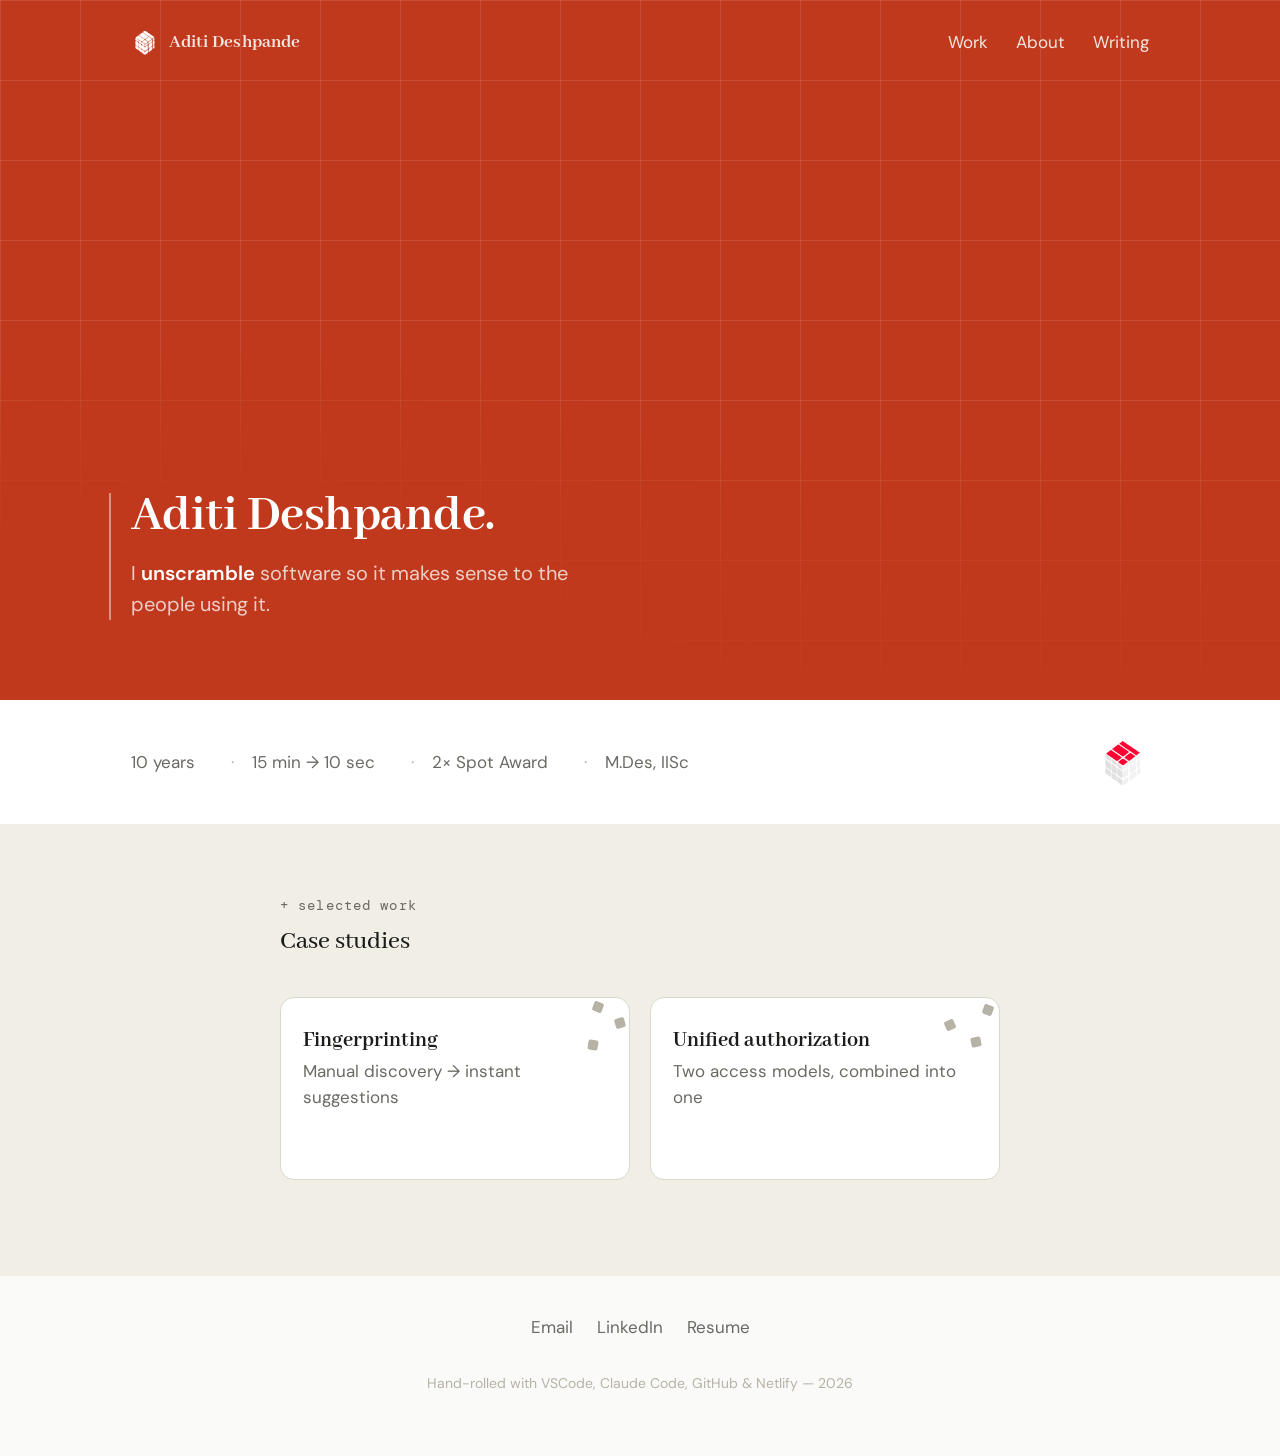
<file: index.html>
<!DOCTYPE html>
<html lang="en">
<head>
<meta charset="UTF-8">
<meta name="viewport" content="width=device-width, initial-scale=1.0">
<title>Aditi Deshpande — Product designer</title>
<meta name="description" content="Aditi Deshpande. I unscramble software so it makes sense to the people using it. Senior product designer, 10 years.">
<link rel="preconnect" href="https://fonts.googleapis.com">
<link rel="preconnect" href="https://fonts.gstatic.com" crossorigin>
<link href="https://fonts.googleapis.com/css2?family=Abhaya+Libre:wght@500;700&family=DM+Sans:wght@400;500&family=DM+Mono:wght@400&display=swap" rel="stylesheet">
<link rel="icon" type="image/png" href="assets/logo-cube-transparent.png">
<link rel="stylesheet" href="assets/styles.css">
<style>
  /* Homepage-specific layout only */

  header, main, footer { position: relative; z-index: 1; }

  /* ---------- hero (full-bleed vermillion) ---------- */
  .hook {
    position: relative;
    min-height: min(92vh, 700px);
    display: flex;
    flex-direction: column;
    justify-content: space-between;
    padding: 0;
    overflow: hidden;
    background: var(--accent);
    /* sit above the dotted grid overlay */
    isolation: isolate;
  }
  /* spacious grid lines over the vermillion, fading out near bottom-left text */
  .hook::before {
    content: "";
    position: absolute;
    inset: 0;
    background-image:
      linear-gradient(rgba(250,250,248,0.10) 1px, transparent 1px),
      linear-gradient(90deg, rgba(250,250,248,0.10) 1px, transparent 1px);
    background-size: 80px 80px;
    pointer-events: none;
    z-index: 0;
    -webkit-mask-image:
      radial-gradient(ellipse 60% 55% at 18% 88%, transparent 30%, black 75%),
      linear-gradient(to bottom, black 60%, transparent 100%);
    mask-image:
      radial-gradient(ellipse 60% 55% at 18% 88%, transparent 30%, black 75%),
      linear-gradient(to bottom, black 60%, transparent 100%);
    -webkit-mask-composite: intersect;
    mask-composite: intersect;
  }
  .hook-header {
    position: relative;
    z-index: 1;
    display: flex;
    align-items: center;
    justify-content: space-between;
    width: 100%;
    padding: 28px calc(6vw + 54px) 0;
    box-sizing: border-box;
  }
  .hook-header .mark span,
  .hook-header nav a { color: rgba(250,250,248,0.9); }
  .hook-header .mark img { filter: brightness(0) invert(1); }
  .hook-header nav a:hover { color: #fff; }
  .hero-inner {
    position: relative;
    z-index: 1;
    display: flex;
    align-items: flex-start;
    max-width: 680px;
    margin-left: 6vw;
    padding: 0 32px 80px;
  }
  .hero-rule {
    flex-shrink: 0;
    width: 2px;
    background: rgba(250,250,248,0.45);
    margin-right: 20px;
    align-self: stretch;
    margin-top: 4px;
  }
  .hero-text {
    display: flex;
    flex-direction: column;
    gap: 14px;
  }
  .hero-name {
    font-family: var(--display);
    font-weight: 700;
    font-size: clamp(32px, 4.5vw, 52px);
    line-height: 1.05;
    margin: 0;
    letter-spacing: -0.01em;
    color: #fff;
    opacity: 0;
    animation: rise .65s cubic-bezier(.25,.46,.45,.94) .1s forwards;
  }
  .hero-line {
    font-family: var(--body);
    font-weight: 400;
    font-size: clamp(16px, 2vw, 20px);
    color: rgba(250,250,248,0.78);
    margin: 0;
    line-height: 1.55;
    max-width: 500px;
    opacity: 0;
    animation: rise .65s cubic-bezier(.25,.46,.45,.94) .35s forwards;
  }
  .hero-line .accent-word {
    color: #fff;
    font-weight: 600;
  }
  @keyframes rise {
    from { opacity: 0; transform: translateY(10px); }
    to   { opacity: 1; transform: translateY(0); }
  }

  /* ---------- proof strip ---------- */
  .proof-strip {
    background: #fff;
    padding: 36px calc(6vw + 54px) 36px calc(6vw + 54px);
    position: relative;
    z-index: 1;
    display: flex;
    align-items: center;
    justify-content: space-between;
  }
  .proof-strip ul {
    list-style: none;
    display: flex;
    flex-wrap: wrap;
    gap: 10px 18px;
    margin: 0;
    padding: 0;
    font-size: 17px;
    color: var(--ink-soft);
  }
  .proof-strip li { display: flex; align-items: center; gap: 18px; }
  .proof-strip li:not(:last-child)::after {
    content: "·";
    margin-left: 18px;
    color: var(--cube-edge);
  }
  .proof-strip-logo {
    flex-shrink: 0;
    width: 52px;
    height: 52px;
  }

  /* ---------- work selector ---------- */
  .work-selector {
    background: var(--paper-warm);
    padding: 72px 32px 96px;
  }
  .work-selector-inner {
    max-width: 720px;
    margin: 0 auto;
  }
  .section-eyebrow {
    font-family: var(--mono);
    font-size: 14px;
    color: var(--ink-soft);
    letter-spacing: 0.08em;
    text-transform: lowercase;
    margin: 0 0 12px;
  }
  .section-label {
    font-family: var(--display);
    font-weight: 500;
    font-size: 26px;
    margin: 0 0 40px;
  }
  .card-grid {
    display: grid;
    grid-template-columns: repeat(2, 1fr);
    gap: 20px;
  }
  .card {
    position: relative;
    display: block;
    background: #fff;
    border: 1px solid var(--line-soft);
    border-radius: var(--radius);
    padding: 22px 22px 26px;
    overflow: hidden;
    transition: border-color .2s ease, box-shadow .2s ease;
  }
  .card:hover {
    border-color: var(--accent);
    box-shadow: 0 6px 18px rgba(28,28,26,0.06);
  }
  .shard {
    position: absolute;
    width: 10px;
    height: 10px;
    border-radius: 2px;
    background: var(--cube-edge);
    transition: transform .35s ease;
  }
  .card:hover .shard { transform: translate(0,0) rotate(0deg) !important; }
  .card-title {
    font-family: var(--display);
    font-weight: 700;
    font-size: 22px;
    margin: 8px 0 6px;
  }
  .card-outcome {
    font-size: 17px;
    color: var(--ink-soft);
    margin: 0 0 18px;
    line-height: 1.5;
  }
  .card-open {
    display: inline-flex;
    align-items: center;
    gap: 6px;
    font-size: 16px;
    color: var(--accent);
    opacity: 0;
    transform: translateX(-4px);
    transition: opacity .2s ease, transform .2s ease;
  }
  .card:hover .card-open { opacity: 1; transform: translateX(0); }

  /* hide default header — homepage uses hook-header inside the vermillion section */
  body > header.site-header { display: none; }

  /* ---------- responsive ---------- */
  @media (max-width: 600px) {
    .hook-header { padding: 20px 24px 0; }
    .hero-inner { margin-left: 0; padding: 0 24px 60px; }
    .card-grid { grid-template-columns: 1fr; }
    .work-selector { padding: 48px 24px 56px; }
    .proof-strip { padding: 28px 24px; }
    .proof-strip-logo { width: 40px; height: 40px; }
  }
</style>
<!-- Google Analytics GA4 — replace YOUR_GA4_ID with your Measurement ID (format: G-XXXXXXXXXX) -->
<script async src="https://www.googletagmanager.com/gtag/js?id=YOUR_GA4_ID"></script>
<script>
  window.dataLayer = window.dataLayer || [];
  function gtag(){dataLayer.push(arguments);}
  gtag("js", new Date());
  gtag("config", "YOUR_GA4_ID");
</script>
</head>
<body>

<header class="site-header">
  <div class="mark">
    <img src="assets/logo-cube.png" alt="Aditi Deshpande">
    <span>Aditi Deshpande</span>
  </div>
  <nav>
    <a href="work.html">Work</a>
    <a href="about.html">About</a>
    <a href="writing.html">Writing</a>
  </nav>
</header>

<main>

  <section class="hook" aria-label="Introduction">
    <div class="hook-header">
      <a href="index.html" class="mark">
        <img src="assets/logo-cube.png" alt="Aditi Deshpande">
        <span>Aditi Deshpande</span>
      </a>
      <nav>
        <a href="work.html">Work</a>
        <a href="about.html">About</a>
        <a href="writing.html">Writing</a>
      </nav>
    </div>
    <div class="hero-inner">
      <div class="hero-rule" aria-hidden="true"></div>
      <div class="hero-text">
        <h1 class="hero-name">Aditi Deshpande.</h1>
        <p class="hero-line">I <span class="accent-word">unscramble</span> software so it makes sense to the people using it.</p>
      </div>
    </div>
  </section>

  <section class="proof-strip" aria-label="Career highlights">
    <ul>
      <li>10 years</li>
      <li>15 min &rarr; 10 sec</li>
      <li>2&times; Spot Award</li>
      <li>M.Des, IISc</li>
    </ul>
    <img class="proof-strip-logo" src="assets/logo-cube.png" alt="" aria-hidden="true">
  </section>

  <section class="work-selector" aria-label="Selected work">
    <div class="work-selector-inner">
      <p class="section-eyebrow">+ selected work</p>
      <h2 class="section-label">Case studies</h2>
      <div class="card-grid">

        <a class="card" href="case-studies/fingerprinting.html">
          <div class="shard" style="top:14px;right:34px;transform:translate(8px,-10px) rotate(22deg)"></div>
          <div class="shard" style="top:14px;right:16px;transform:translate(12px,6px) rotate(-16deg)"></div>
          <div class="shard" style="top:30px;right:25px;transform:translate(-6px,12px) rotate(9deg)"></div>
          <p class="card-title">Fingerprinting</p>
          <p class="card-outcome">Manual discovery &rarr; instant suggestions</p>
          <span class="card-open">Open case study &rarr;</span>
        </a>

        <a class="card" href="case-studies/unified-authorization.html">
          <div class="shard" style="top:14px;right:34px;transform:translate(-10px,8px) rotate(-24deg)"></div>
          <div class="shard" style="top:14px;right:16px;transform:translate(10px,-7px) rotate(20deg)"></div>
          <div class="shard" style="top:30px;right:25px;transform:translate(7px,9px) rotate(-11deg)"></div>
          <p class="card-title">Unified authorization</p>
          <p class="card-outcome">Two access models, combined into one</p>
          <span class="card-open">Open case study &rarr;</span>
        </a>

      </div>
    </div>
  </section>

</main>

<footer class="site-footer">
  <a href="mailto:aditideshpandeux@gmail.com">Email</a>
  <a href="https://www.linkedin.com/in/deshpandeaditi/">LinkedIn</a>
  <a href="assets/resume.pdf" target="_blank" rel="noopener">Resume</a>
  <span class="site-footer-credit">Hand-rolled with VSCode, Claude Code, GitHub &amp; Netlify — 2026</span>
</footer>

</body>
</html>
</file>
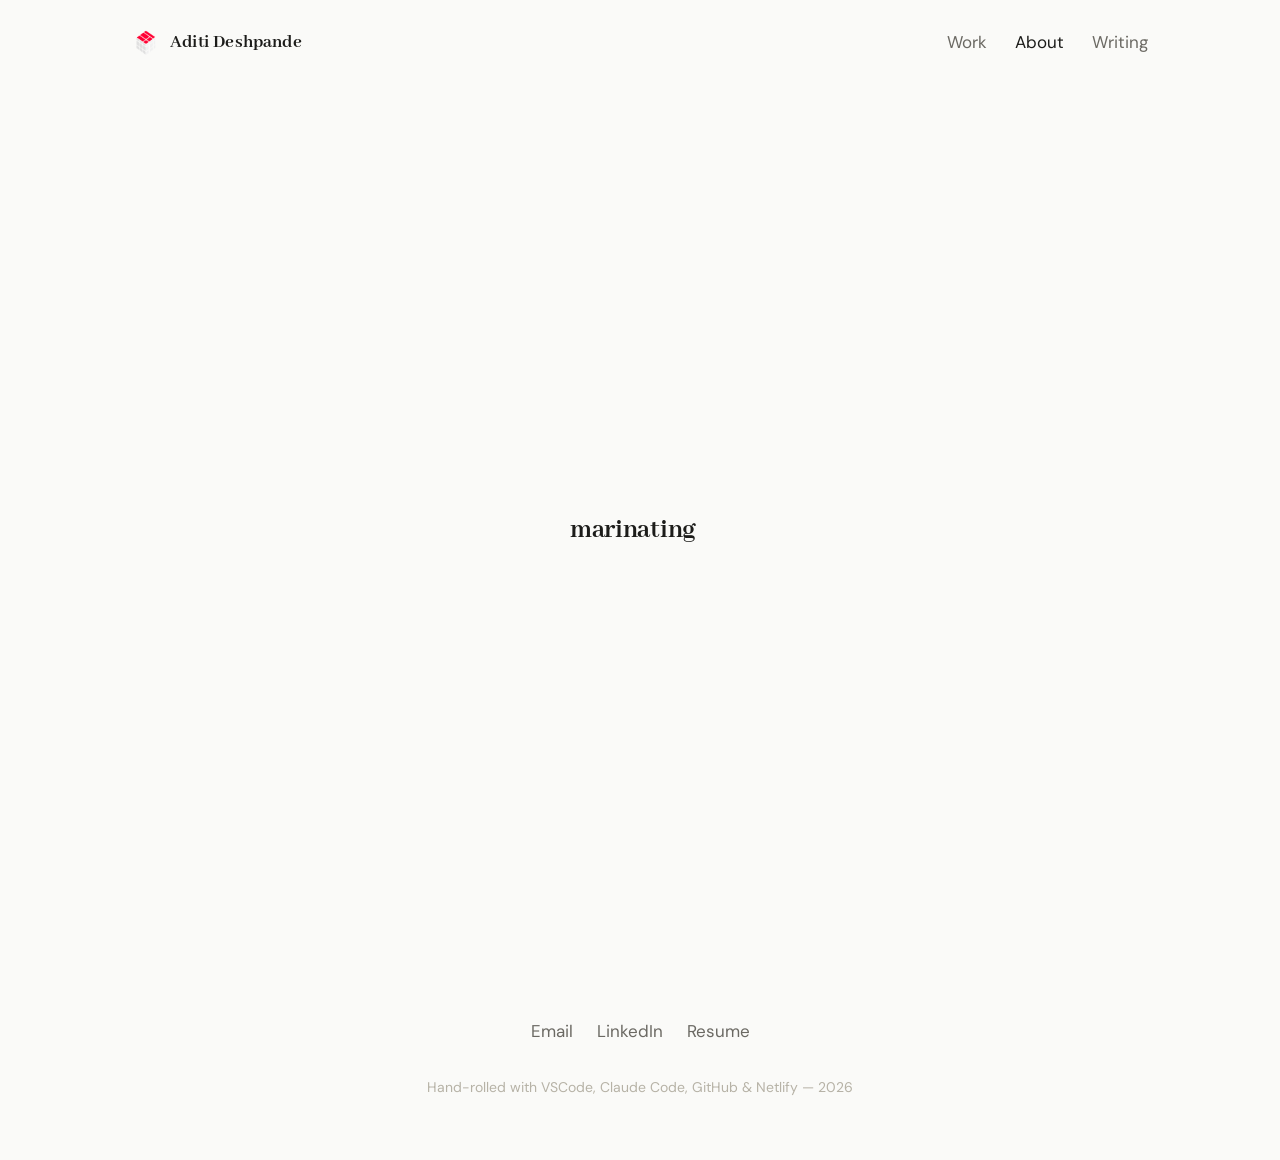
<file: about.html>
<!DOCTYPE html>
<html lang="en">
<head>
<meta charset="UTF-8">
<meta name="viewport" content="width=device-width, initial-scale=1.0">
<title>About — Aditi Deshpande</title>
<link rel="preconnect" href="https://fonts.googleapis.com">
<link rel="preconnect" href="https://fonts.gstatic.com" crossorigin>
<link href="https://fonts.googleapis.com/css2?family=Abhaya+Libre:wght@500;700&family=DM+Sans:wght@400;500&family=DM+Mono:wght@400&display=swap" rel="stylesheet">
<link rel="icon" type="image/png" href="assets/logo-cube-transparent.png">
<link rel="stylesheet" href="assets/styles.css">
<style>
  .placeholder-screen {
    min-height: 100vh;
    display: flex;
    align-items: center;
    justify-content: center;
  }
  .placeholder-word {
    font-family: var(--display);
    font-weight: 700;
    font-size: clamp(14px, 2.5vw, 28px);
    color: var(--ink);
    letter-spacing: -0.01em;
  }
  .placeholder-dots span {
    display: inline-block;
    animation: blink 1.4s infinite;
    opacity: 0;
  }
  .placeholder-dots span:nth-child(2) { animation-delay: 0.2s; }
  .placeholder-dots span:nth-child(3) { animation-delay: 0.4s; }
  @keyframes blink {
    0%, 100% { opacity: 0; }
    50% { opacity: 1; }
  }
</style>
<!-- Google Analytics GA4 — replace YOUR_GA4_ID with your Measurement ID (format: G-XXXXXXXXXX) -->
<script async src="https://www.googletagmanager.com/gtag/js?id=YOUR_GA4_ID"></script>
<script>
  window.dataLayer = window.dataLayer || [];
  function gtag(){dataLayer.push(arguments);}
  gtag("js", new Date());
  gtag("config", "YOUR_GA4_ID");
</script>
</head>
<body>

<header class="site-header">
  <a href="index.html" class="mark">
    <img src="assets/logo-cube.png" alt="Aditi Deshpande">
    <span>Aditi Deshpande</span>
  </a>
  <nav>
    <a href="work.html">Work</a>
    <a href="about.html" aria-current="page">About</a>
    <a href="writing.html">Writing</a>
  </nav>
</header>

<main>
  <div class="placeholder-screen">
    <p class="placeholder-word">
      <span id="cycling-word">marinating</span><span class="placeholder-dots"><span>.</span><span>.</span><span>.</span></span>
    </p>
  </div>
</main>

<footer class="site-footer">
  <a href="mailto:divine.sukh@gmail.com">Email</a>
  <a href="https://www.linkedin.com/in/deshpandeaditi/">LinkedIn</a>
  <a href="assets/resume.pdf" target="_blank" rel="noopener">Resume</a>
  <span class="site-footer-credit">Hand-rolled with VSCode, Claude Code, GitHub &amp; Netlify — 2026</span>
</footer>

<script>
  const words = ['marinating', 'fermenting', 'simmering', 'brewing', 'percolating'];
  let i = 0;
  const el = document.getElementById('cycling-word');
  setInterval(() => {
    i = (i + 1) % words.length;
    el.style.opacity = '0';
    el.style.transition = 'opacity 0.3s ease';
    setTimeout(() => {
      el.textContent = words[i];
      el.style.opacity = '1';
    }, 300);
  }, 2200);
</script>

</body>
</html>
</file>
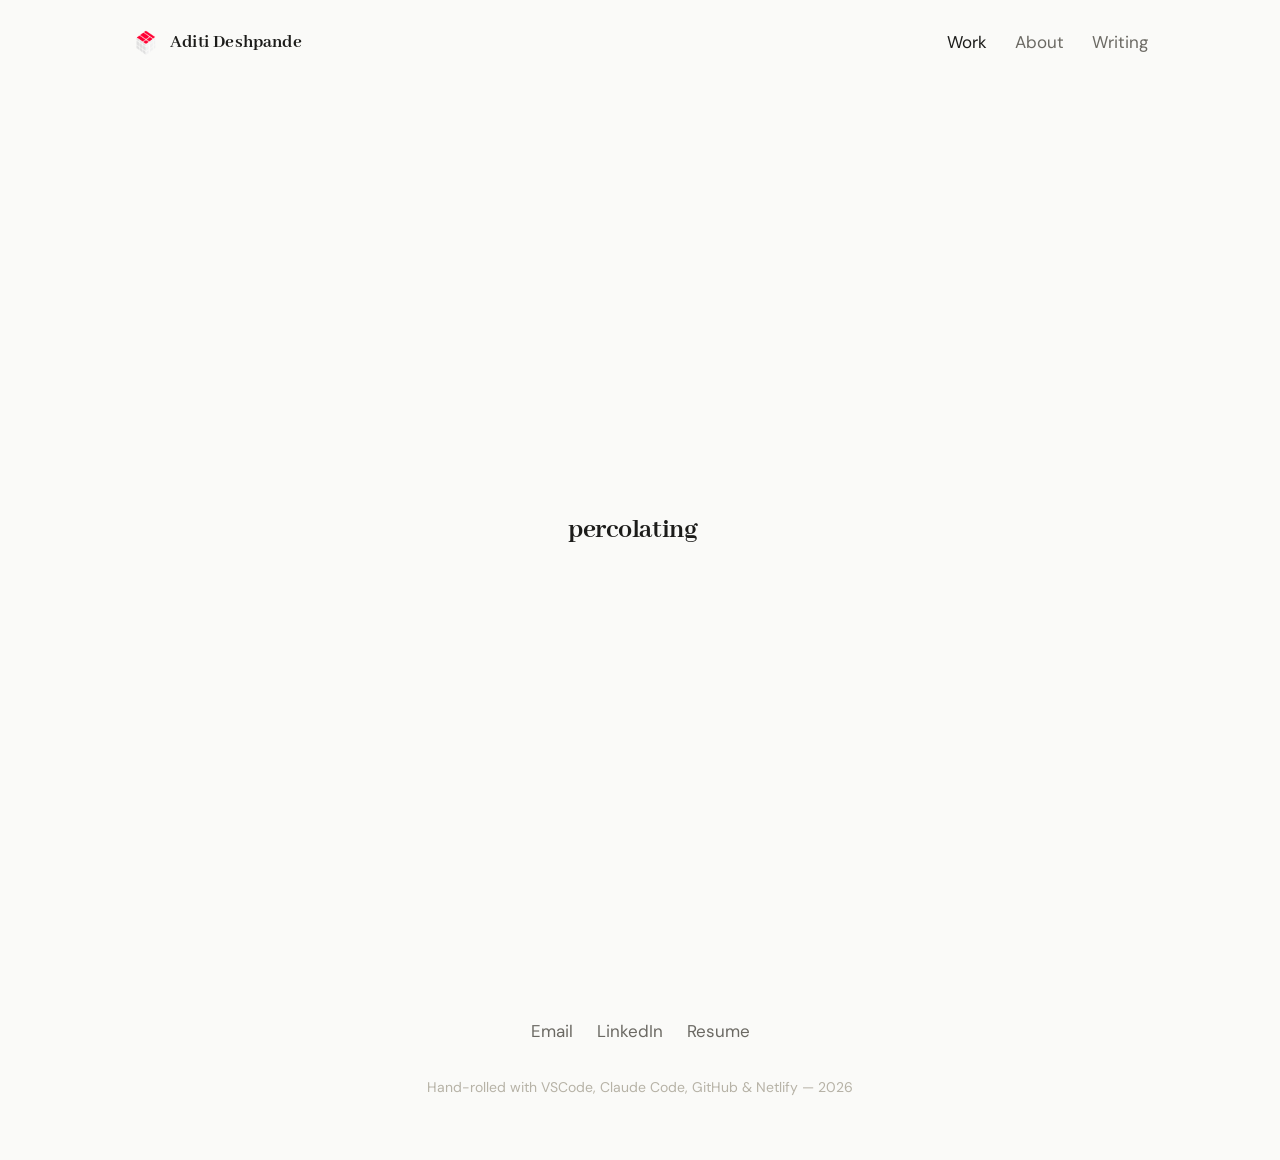
<file: work.html>
<!DOCTYPE html>
<html lang="en">
<head>
<meta charset="UTF-8">
<meta name="viewport" content="width=device-width, initial-scale=1.0">
<title>Work — Aditi Deshpande</title>
<link rel="preconnect" href="https://fonts.googleapis.com">
<link rel="preconnect" href="https://fonts.gstatic.com" crossorigin>
<link href="https://fonts.googleapis.com/css2?family=Abhaya+Libre:wght@500;700&family=DM+Sans:wght@400;500&family=DM+Mono:wght@400&display=swap" rel="stylesheet">
<link rel="icon" type="image/png" href="assets/logo-cube-transparent.png">
<link rel="stylesheet" href="assets/styles.css">
<style>
  .placeholder-screen {
    min-height: 100vh;
    display: flex;
    align-items: center;
    justify-content: center;
  }
  .placeholder-word {
    font-family: var(--display);
    font-weight: 700;
    font-size: clamp(14px, 2.5vw, 28px);
    color: var(--ink);
    letter-spacing: -0.01em;
  }
  .placeholder-dots span {
    display: inline-block;
    animation: blink 1.4s infinite;
    opacity: 0;
  }
  .placeholder-dots span:nth-child(2) { animation-delay: 0.2s; }
  .placeholder-dots span:nth-child(3) { animation-delay: 0.4s; }
  @keyframes blink {
    0%, 100% { opacity: 0; }
    50% { opacity: 1; }
  }
</style>
<!-- Google Analytics GA4 — replace YOUR_GA4_ID with your Measurement ID (format: G-XXXXXXXXXX) -->
<script async src="https://www.googletagmanager.com/gtag/js?id=YOUR_GA4_ID"></script>
<script>
  window.dataLayer = window.dataLayer || [];
  function gtag(){dataLayer.push(arguments);}
  gtag("js", new Date());
  gtag("config", "YOUR_GA4_ID");
</script>
</head>
<body>

<header class="site-header">
  <a href="index.html" class="mark">
    <img src="assets/logo-cube.png" alt="Aditi Deshpande">
    <span>Aditi Deshpande</span>
  </a>
  <nav>
    <a href="work.html" aria-current="page">Work</a>
    <a href="about.html">About</a>
    <a href="writing.html">Writing</a>
  </nav>
</header>

<main>
  <div class="placeholder-screen">
    <p class="placeholder-word">
      <span id="cycling-word">percolating</span><span class="placeholder-dots"><span>.</span><span>.</span><span>.</span></span>
    </p>
  </div>
</main>

<footer class="site-footer">
  <a href="mailto:divine.sukh@gmail.com">Email</a>
  <a href="https://www.linkedin.com/in/deshpandeaditi/">LinkedIn</a>
  <a href="assets/resume.pdf" target="_blank" rel="noopener">Resume</a>
  <span class="site-footer-credit">Hand-rolled with VSCode, Claude Code, GitHub &amp; Netlify — 2026</span>
</footer>

<script>
  const words = ['percolating', 'marinating', 'fermenting', 'simmering', 'brewing'];
  let i = 0;
  const el = document.getElementById('cycling-word');
  setInterval(() => {
    i = (i + 1) % words.length;
    el.style.opacity = '0';
    el.style.transition = 'opacity 0.3s ease';
    setTimeout(() => {
      el.textContent = words[i];
      el.style.opacity = '1';
    }, 300);
  }, 2200);
</script>

</body>
</html>
</file>
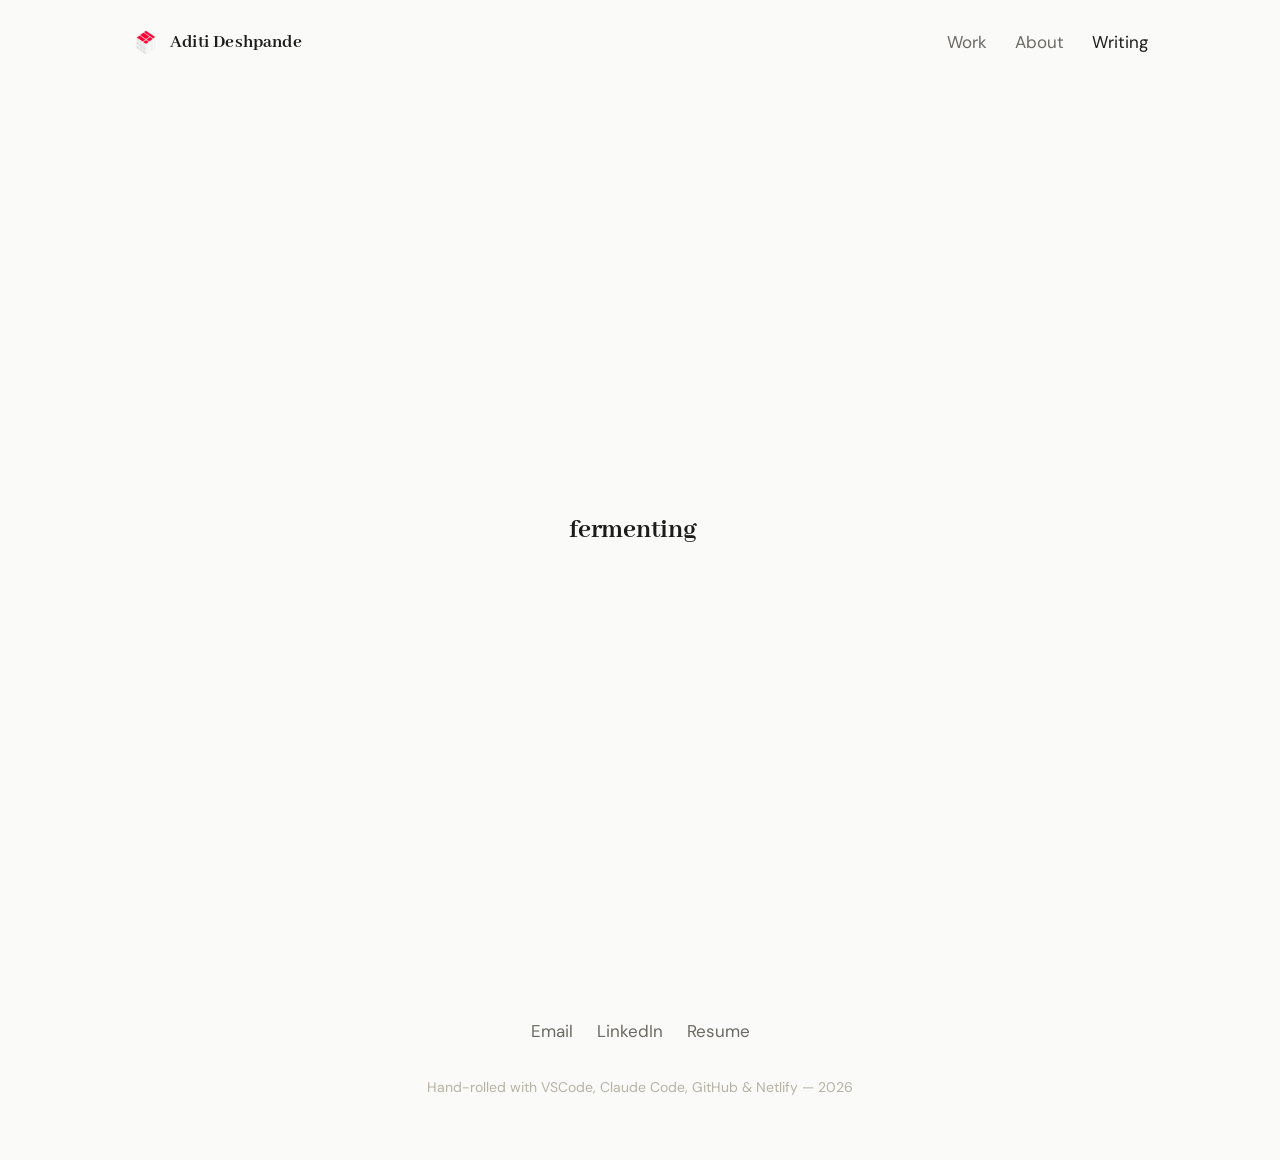
<file: writing.html>
<!DOCTYPE html>
<html lang="en">
<head>
<meta charset="UTF-8">
<meta name="viewport" content="width=device-width, initial-scale=1.0">
<title>Writing — Aditi Deshpande</title>
<link rel="preconnect" href="https://fonts.googleapis.com">
<link rel="preconnect" href="https://fonts.gstatic.com" crossorigin>
<link href="https://fonts.googleapis.com/css2?family=Abhaya+Libre:wght@500;700&family=DM+Sans:wght@400;500&family=DM+Mono:wght@400&display=swap" rel="stylesheet">
<link rel="icon" type="image/png" href="assets/logo-cube-transparent.png">
<link rel="stylesheet" href="assets/styles.css">
<style>
  .placeholder-screen {
    min-height: 100vh;
    display: flex;
    align-items: center;
    justify-content: center;
  }
  .placeholder-word {
    font-family: var(--display);
    font-weight: 700;
    font-size: clamp(14px, 2.5vw, 28px);
    color: var(--ink);
    letter-spacing: -0.01em;
  }
  .placeholder-dots span {
    display: inline-block;
    animation: blink 1.4s infinite;
    opacity: 0;
  }
  .placeholder-dots span:nth-child(2) { animation-delay: 0.2s; }
  .placeholder-dots span:nth-child(3) { animation-delay: 0.4s; }
  @keyframes blink {
    0%, 100% { opacity: 0; }
    50% { opacity: 1; }
  }
</style>
<!-- Google Analytics GA4 — replace YOUR_GA4_ID with your Measurement ID (format: G-XXXXXXXXXX) -->
<script async src="https://www.googletagmanager.com/gtag/js?id=YOUR_GA4_ID"></script>
<script>
  window.dataLayer = window.dataLayer || [];
  function gtag(){dataLayer.push(arguments);}
  gtag("js", new Date());
  gtag("config", "YOUR_GA4_ID");
</script>
</head>
<body>

<header class="site-header">
  <a href="index.html" class="mark">
    <img src="assets/logo-cube.png" alt="Aditi Deshpande">
    <span>Aditi Deshpande</span>
  </a>
  <nav>
    <a href="work.html">Work</a>
    <a href="about.html">About</a>
    <a href="writing.html" aria-current="page">Writing</a>
  </nav>
</header>

<main>
  <div class="placeholder-screen">
    <p class="placeholder-word">
      <span id="cycling-word">fermenting</span><span class="placeholder-dots"><span>.</span><span>.</span><span>.</span></span>
    </p>
  </div>
</main>

<footer class="site-footer">
  <a href="mailto:divine.sukh@gmail.com">Email</a>
  <a href="https://www.linkedin.com/in/deshpandeaditi/">LinkedIn</a>
  <a href="assets/resume.pdf" target="_blank" rel="noopener">Resume</a>
  <span class="site-footer-credit">Hand-rolled with VSCode, Claude Code, GitHub &amp; Netlify — 2026</span>
</footer>

<script>
  const words = ['fermenting', 'simmering', 'brewing', 'percolating', 'marinating'];
  let i = 0;
  const el = document.getElementById('cycling-word');
  setInterval(() => {
    i = (i + 1) % words.length;
    el.style.opacity = '0';
    el.style.transition = 'opacity 0.3s ease';
    setTimeout(() => {
      el.textContent = words[i];
      el.style.opacity = '1';
    }, 300);
  }, 2200);
</script>

</body>
</html>
</file>
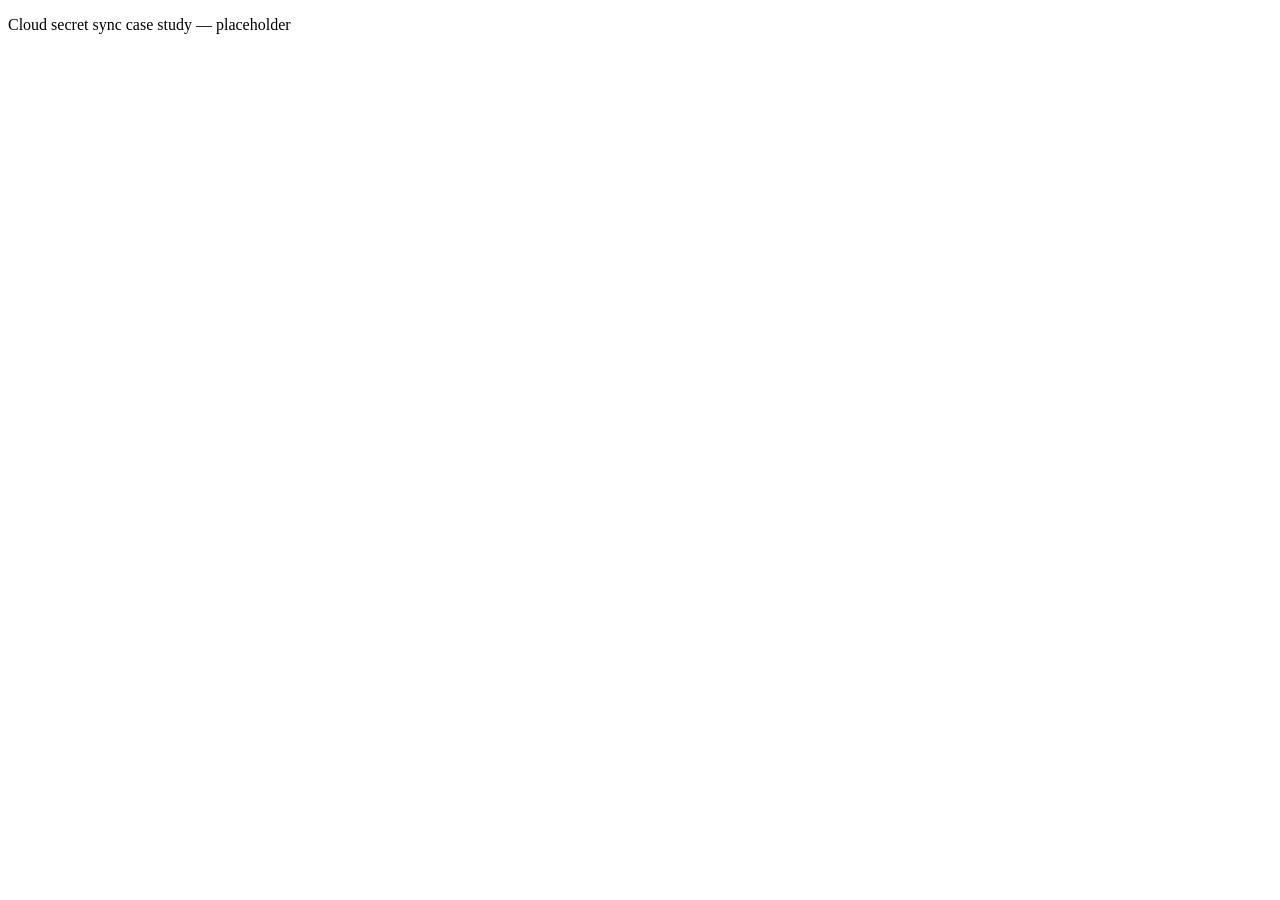
<file: case-studies/cloud-secret-sync.html>
<!DOCTYPE html>
<html lang="en">
<head>
<meta charset="UTF-8">
<meta name="viewport" content="width=device-width, initial-scale=1.0">
<title>Cloud Secret Sync — Aditi Deshpande</title>
<!-- Google Analytics GA4 — replace YOUR_GA4_ID with your Measurement ID (format: G-XXXXXXXXXX) -->
<script async src="https://www.googletagmanager.com/gtag/js?id=YOUR_GA4_ID"></script>
<script>
  window.dataLayer = window.dataLayer || [];
  function gtag(){dataLayer.push(arguments);}
  gtag("js", new Date());
  gtag("config", "YOUR_GA4_ID");
</script>
</head>
<body>
<p>Cloud secret sync case study — placeholder</p>
</body>
</html>
</file>
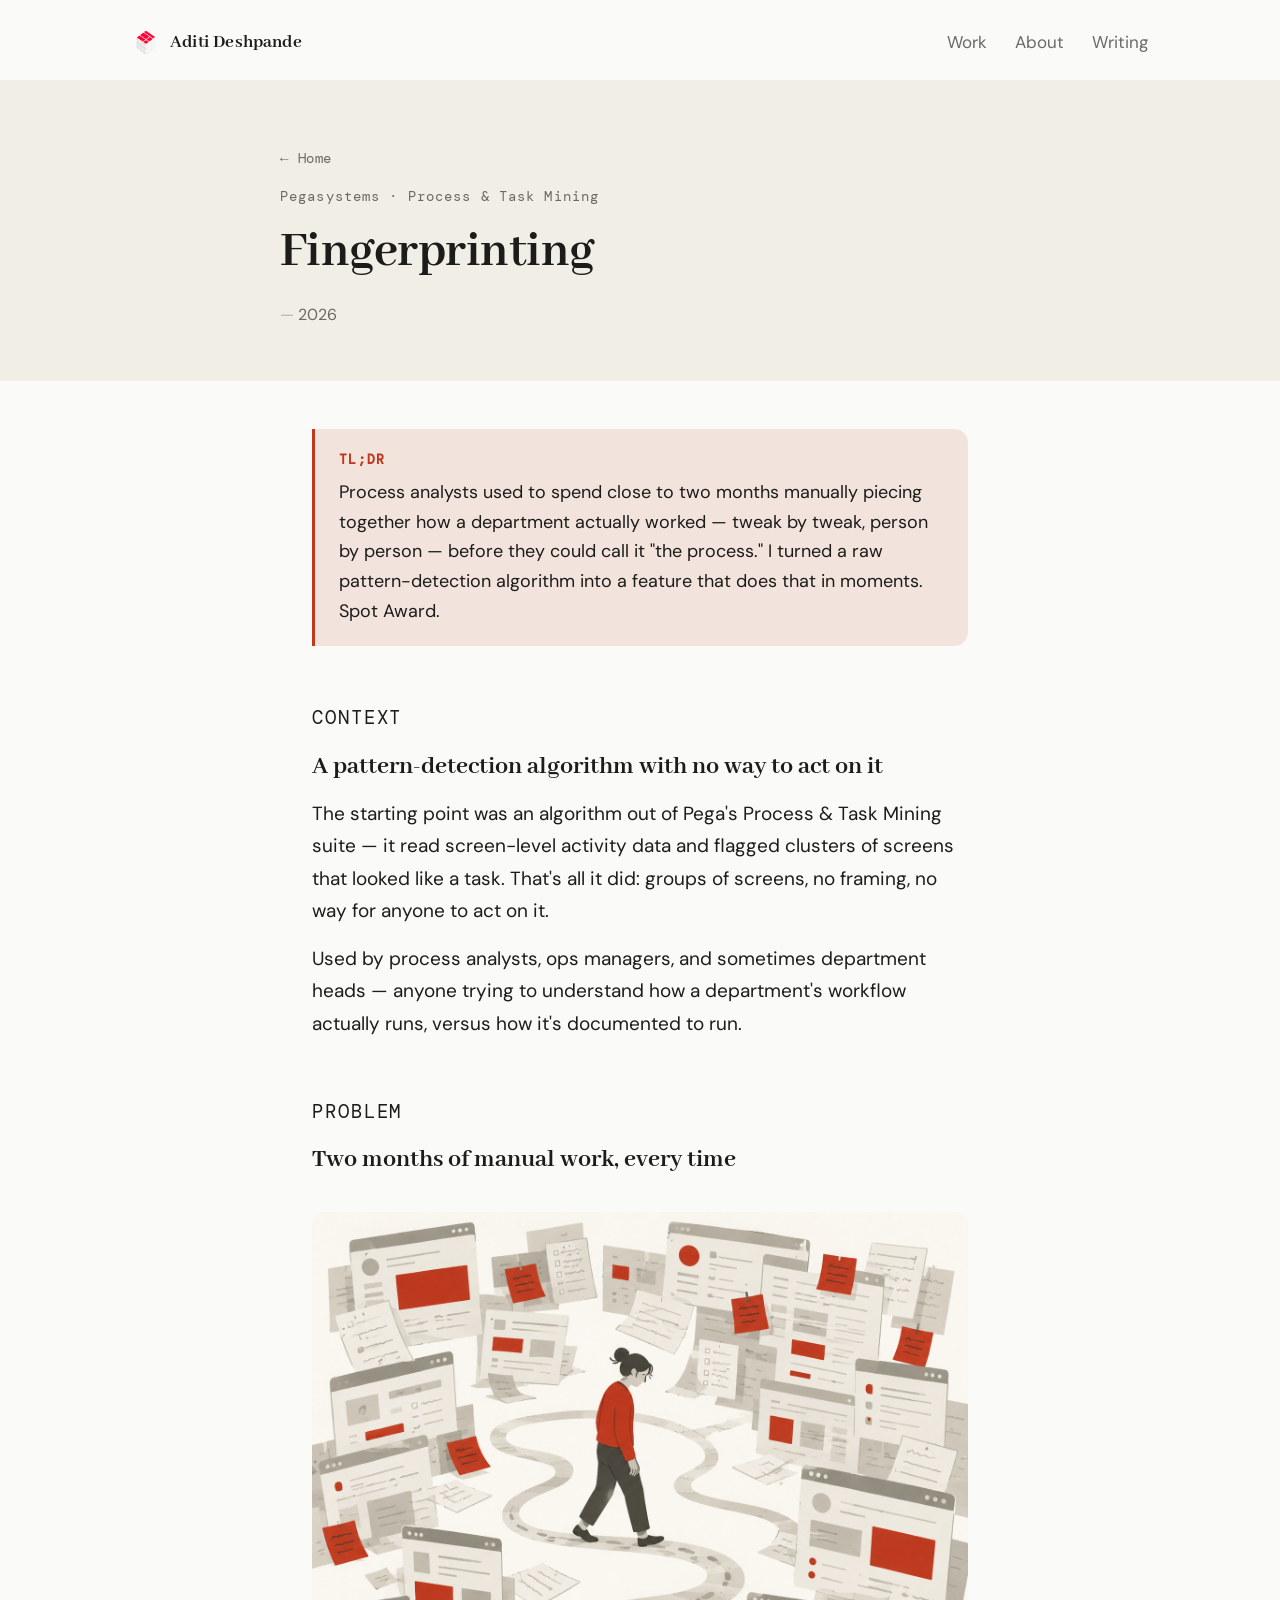
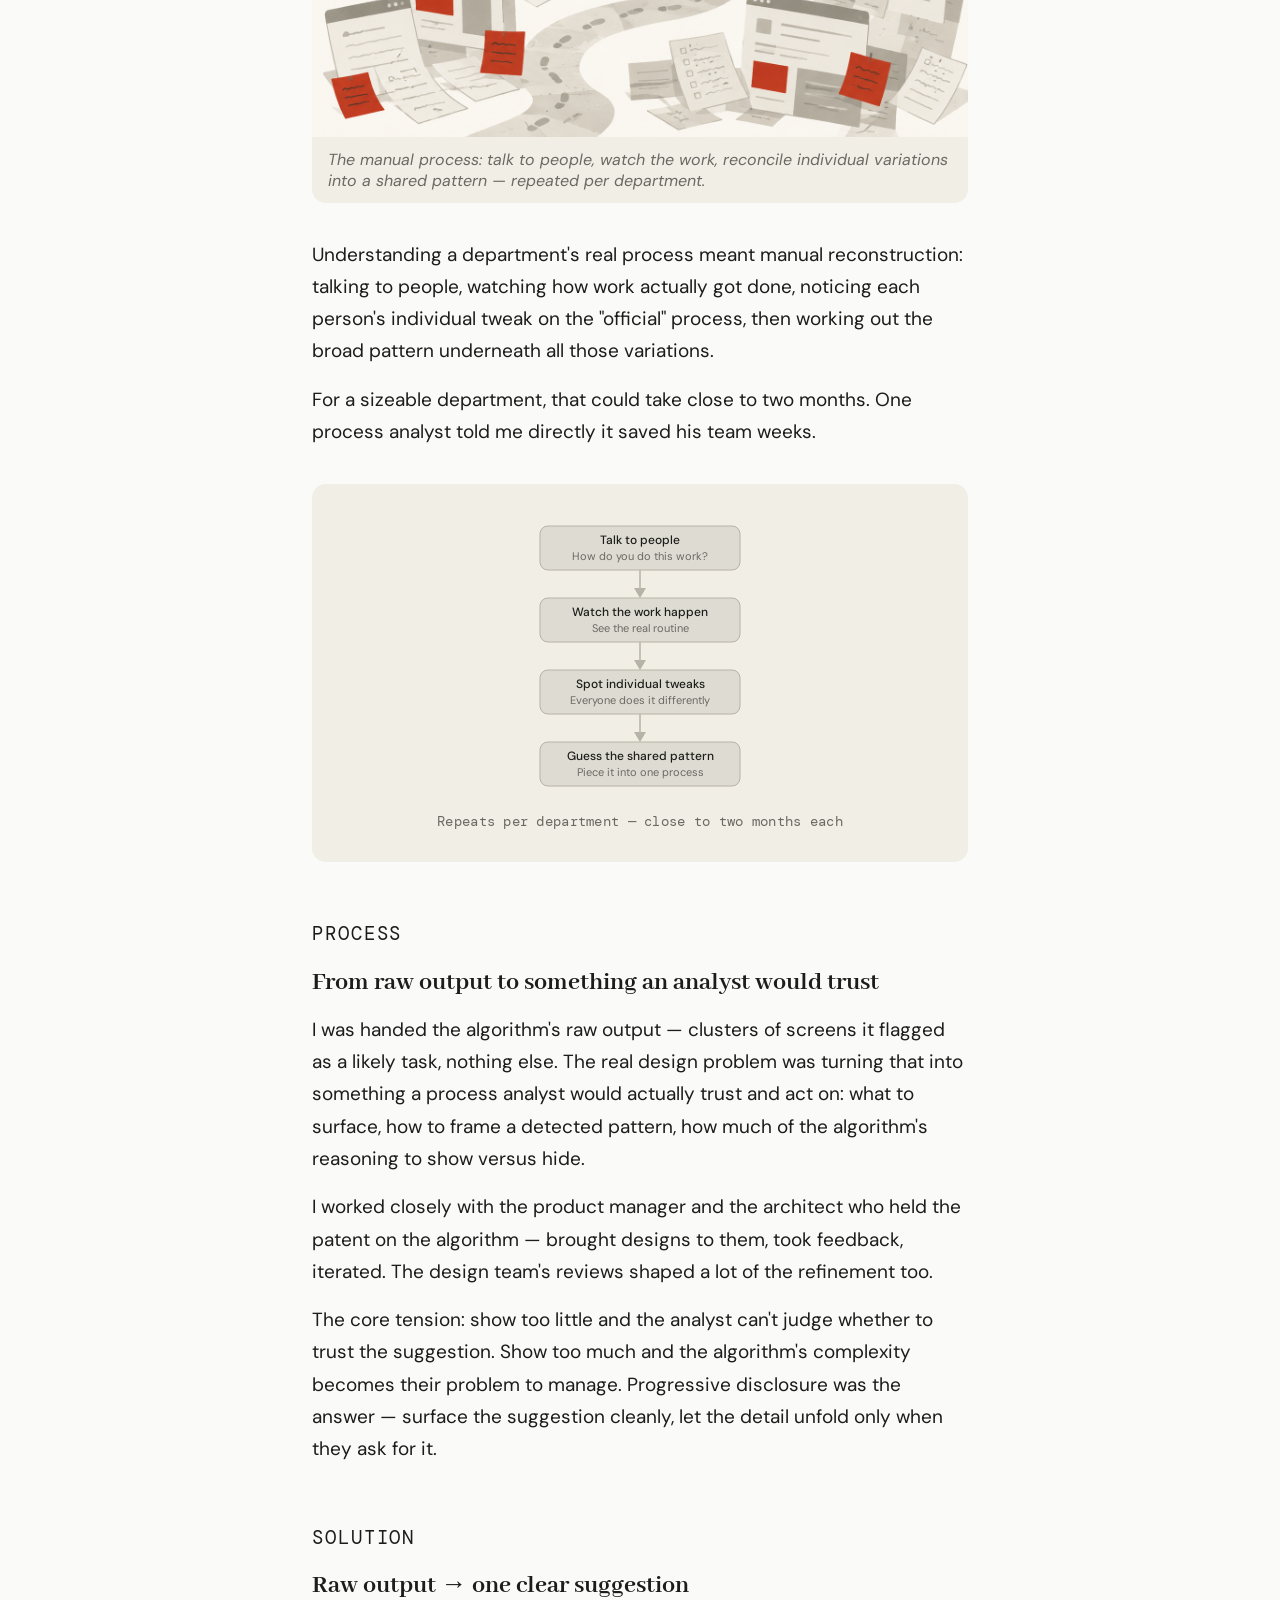
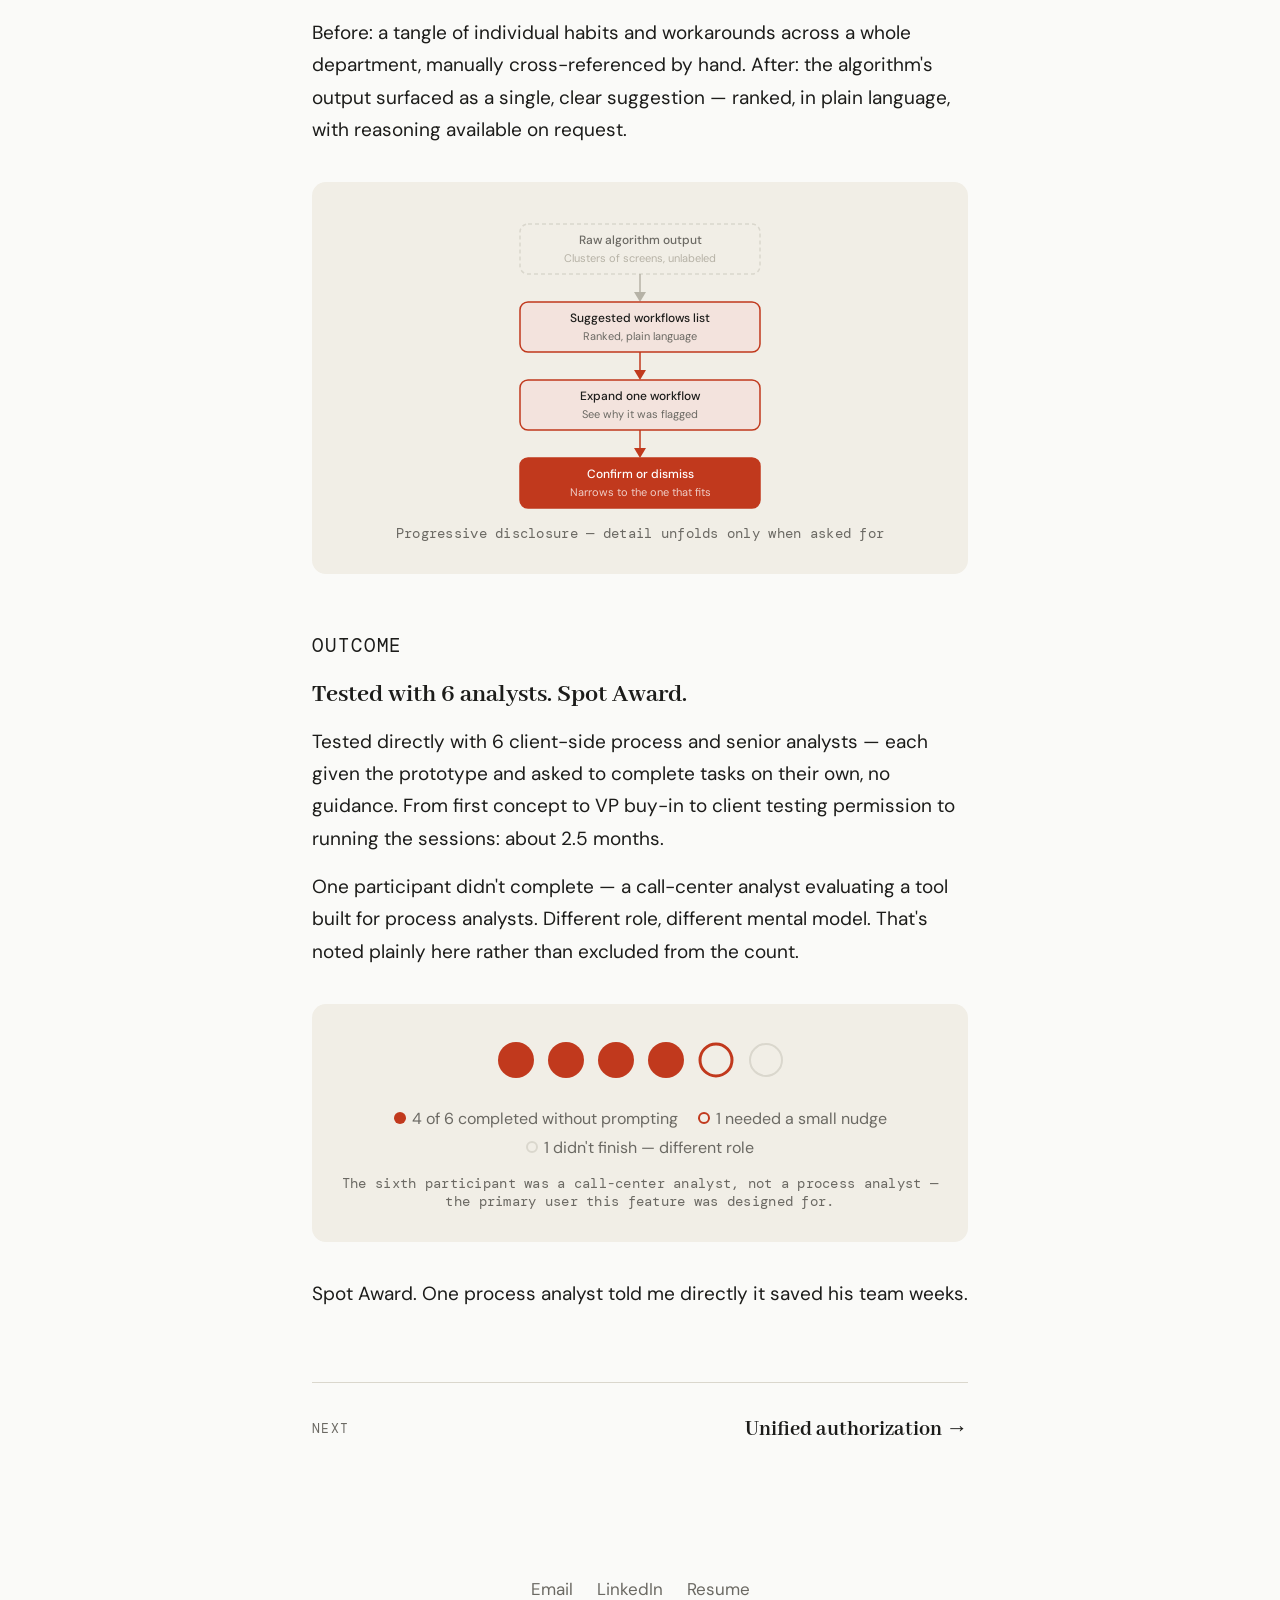
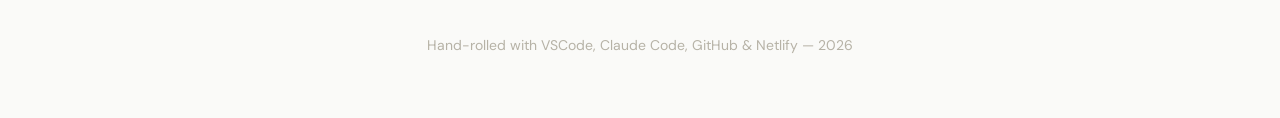
<file: case-studies/fingerprinting.html>
<!DOCTYPE html>
<html lang="en">
<head>
<meta charset="UTF-8">
<meta name="viewport" content="width=device-width, initial-scale=1.0">
<title>Fingerprinting — Aditi Deshpande</title>
<meta name="description" content="How Aditi turned a raw pattern-detection algorithm into a feature that replaces two months of manual process discovery.">
<link rel="preconnect" href="https://fonts.googleapis.com">
<link rel="preconnect" href="https://fonts.gstatic.com" crossorigin>
<link href="https://fonts.googleapis.com/css2?family=Abhaya+Libre:wght@500;700&family=DM+Sans:wght@400;500&family=DM+Mono:wght@400&display=swap" rel="stylesheet">
<link rel="icon" type="image/png" href="../assets/logo-cube-transparent.png">
<link rel="stylesheet" href="../assets/styles.css">
<style>
  /* ---------- case study layout ---------- */
  .cs-hero {
    background: var(--paper-warm);
    padding: 64px 32px 56px;
  }
  .cs-hero-inner {
    max-width: 720px;
    margin: 0 auto;
  }
  .cs-back {
    display: inline-block;
    font-family: var(--mono);
    font-size: 14px;
    color: var(--ink-soft);
    letter-spacing: 0.04em;
    margin-bottom: 20px;
    transition: color .15s ease;
  }
  .cs-back:hover { color: var(--accent); }

  .cs-eyebrow {
    font-family: var(--mono);
    font-size: 14px;
    color: var(--ink-soft);
    letter-spacing: 0.08em;
    margin: 0 0 20px;
  }
  .cs-title {
    font-family: var(--display);
    font-weight: 700;
    font-size: clamp(32px, 5vw, 52px);
    line-height: 1.05;
    margin: 0 0 24px;
    letter-spacing: -0.01em;
  }
  .cs-meta {
    display: flex;
    flex-wrap: wrap;
    gap: 6px 20px;
    font-size: 16px;
    color: var(--ink-soft);
    margin: 0;
    padding: 0;
    list-style: none;
  }
  .cs-meta li::before {
    content: "— ";
    color: var(--cube-edge);
  }

  /* ---------- body ---------- */
  .cs-body {
    max-width: 720px;
    margin: 0 auto;
    padding: 0 32px 96px;
  }

  /* TL;DR callout */
  .tldr {
    background: var(--accent-soft);
    border-left: 3px solid var(--accent);
    border-radius: 0 var(--radius) var(--radius) 0;
    padding: 20px 24px;
    margin: 48px 0 0;
    font-size: 18px;
    line-height: 1.65;
    color: var(--ink);
  }
  .tldr strong {
    display: block;
    font-family: var(--mono);
    font-size: 13px;
    letter-spacing: 0.1em;
    text-transform: uppercase;
    color: var(--accent);
    margin-bottom: 8px;
  }

  /* section rhythm */
  .cs-section {
    margin-top: 56px;
  }
  .cs-section-label {
    font-family: var(--mono);
    font-size: 13px;
    letter-spacing: 0.1em;
    text-transform: uppercase;
    color: var(--accent);
    margin: 0 0 12px;
  }
  .cs-section h2 {
    font-family: var(--display);
    font-weight: 700;
    font-size: clamp(20px, 2.5vw, 26px);
    margin: 0 0 16px;
    line-height: 1.2;
  }
  .cs-section p {
    font-size: 19px;
    line-height: 1.7;
    color: var(--ink);
    margin: 0 0 16px;
  }
  .cs-section p:last-child { margin-bottom: 0; }

  /* illustration */
  .cs-illustration {
    margin: 36px 0;
    border-radius: var(--radius);
    overflow: hidden;
    background: var(--paper-warm);
  }
  .cs-illustration img {
    width: 100%;
    height: auto;
    display: block;
  }
  .cs-illustration figcaption {
    font-size: 16px;
    color: var(--ink-soft);
    padding: 12px 16px;
    font-style: italic;
  }

  /* diagram container */
  .diagram {
    margin: 36px 0;
    background: var(--paper-warm);
    border-radius: var(--radius);
    padding: 32px 24px;
  }
  .diagram figcaption {
    font-family: var(--mono);
    font-size: 14px;
    color: var(--ink-soft);
    text-align: center;
    margin-top: 16px;
    letter-spacing: 0.02em;
  }

  /* SVG shared styles */
  .diagram svg {
    display: block;
    margin: 0 auto;
    overflow: visible;
  }

  /* outcome markers */
  .outcome-legend {
    display: flex;
    flex-wrap: wrap;
    gap: 8px 20px;
    margin-top: 16px;
    font-size: 16px;
    color: var(--ink-soft);
    justify-content: center;
  }
  .outcome-legend span {
    display: flex;
    align-items: center;
    gap: 6px;
  }
  .legend-dot {
    width: 12px;
    height: 12px;
    border-radius: 50%;
    flex-shrink: 0;
  }

  /* next case study */
  .cs-next {
    margin-top: 72px;
    padding-top: 32px;
    border-top: 1px solid var(--line-soft);
    display: flex;
    align-items: center;
    justify-content: space-between;
    gap: 16px;
  }
  .cs-next-label {
    font-family: var(--mono);
    font-size: 13px;
    letter-spacing: 0.1em;
    text-transform: uppercase;
    color: var(--ink-soft);
  }
  .cs-next-link {
    font-family: var(--display);
    font-weight: 700;
    font-size: 22px;
    color: var(--ink);
    transition: color .15s ease;
  }
  .cs-next-link:hover { color: var(--accent); }

  @media (max-width: 600px) {
    .cs-hero { padding: 48px 24px 40px; }
    .cs-body { padding: 0 24px 64px; }
    .cs-next { flex-direction: column; align-items: flex-start; }
  }
</style>
<!-- Google Analytics GA4 — replace YOUR_GA4_ID with your Measurement ID (format: G-XXXXXXXXXX) -->
<script async src="https://www.googletagmanager.com/gtag/js?id=YOUR_GA4_ID"></script>
<script>
  window.dataLayer = window.dataLayer || [];
  function gtag(){dataLayer.push(arguments);}
  gtag("js", new Date());
  gtag("config", "YOUR_GA4_ID");
</script>
</head>
<body>

<header class="site-header">
  <a href="../index.html" class="mark">
    <img src="../assets/logo-cube.png" alt="Aditi Deshpande — home">
    <span>Aditi Deshpande</span>
  </a>
  <nav>
    <a href="../work.html">Work</a>
    <a href="../about.html">About</a>
    <a href="../writing.html">Writing</a>
  </nav>
</header>

<main>

  <div class="cs-hero">
    <div class="cs-hero-inner">
      <a class="cs-back" href="../index.html">&larr; Home</a>
      <p class="cs-eyebrow">Pegasystems · Process &amp; Task Mining</p>
      <h1 class="cs-title">Fingerprinting</h1>
      <ul class="cs-meta">
        <li>2026</li>
      </ul>
    </div>
  </div>

  <div class="cs-body">

    <div class="tldr">
      <strong>TL;DR</strong>
      Process analysts used to spend close to two months manually piecing together how a department actually worked — tweak by tweak, person by person — before they could call it "the process." I turned a raw pattern-detection algorithm into a feature that does that in moments. Spot Award.
    </div>

    <section class="cs-section" aria-labelledby="context-heading">
      <p class="cs-section-label">Context</p>
      <h2 id="context-heading">A pattern-detection algorithm with no way to act on it</h2>
      <p>The starting point was an algorithm out of Pega's Process &amp; Task Mining suite — it read screen-level activity data and flagged clusters of screens that looked like a task. That's all it did: groups of screens, no framing, no way for anyone to act on it.</p>
      <p>Used by process analysts, ops managers, and sometimes department heads — anyone trying to understand how a department's workflow actually runs, versus how it's documented to run.</p>
    </section>

    <section class="cs-section" aria-labelledby="problem-heading">
      <p class="cs-section-label">Problem</p>
      <h2 id="problem-heading">Two months of manual work, every time</h2>

      <figure class="cs-illustration">
        <img
          src="../assets/illustrations/fingerprinting-before.png"
          alt="Illustration of a figure walking a winding path through towering, scattered browser-window panels and red-tabbed sticky notes — representing the manual two-month process discovery loop"
        >
        <figcaption>The manual process: talk to people, watch the work, reconcile individual variations into a shared pattern — repeated per department.</figcaption>
      </figure>

      <p>Understanding a department's real process meant manual reconstruction: talking to people, watching how work actually got done, noticing each person's individual tweak on the "official" process, then working out the broad pattern underneath all those variations.</p>
      <p>For a sizeable department, that could take close to two months. One process analyst told me directly it saved his team weeks.</p>

      <!-- Diagram 1: The manual loop -->
      <figure class="diagram" aria-label="The manual process discovery loop">
        <svg width="360" height="280" viewBox="0 0 360 280" fill="none" xmlns="http://www.w3.org/2000/svg" role="img" aria-labelledby="diag1-title">
          <title id="diag1-title">Manual process discovery — four steps repeated per department</title>

          <!-- Step boxes -->
          <!-- Step 1 -->
          <rect x="80" y="10" width="200" height="44" rx="8" fill="#DEDBD2" stroke="#B6B2A6" stroke-width="1"/>
          <text x="180" y="28" text-anchor="middle" font-family="DM Sans, sans-serif" font-size="12" fill="#1C1C1A" font-weight="500">Talk to people</text>
          <text x="180" y="44" text-anchor="middle" font-family="DM Sans, sans-serif" font-size="11" fill="#6B6963">How do you do this work?</text>

          <!-- Arrow 1→2 -->
          <line x1="180" y1="54" x2="180" y2="76" stroke="#B6B2A6" stroke-width="1.5"/>
          <polygon points="174,72 180,82 186,72" fill="#B6B2A6"/>

          <!-- Step 2 -->
          <rect x="80" y="82" width="200" height="44" rx="8" fill="#DEDBD2" stroke="#B6B2A6" stroke-width="1"/>
          <text x="180" y="100" text-anchor="middle" font-family="DM Sans, sans-serif" font-size="12" fill="#1C1C1A" font-weight="500">Watch the work happen</text>
          <text x="180" y="116" text-anchor="middle" font-family="DM Sans, sans-serif" font-size="11" fill="#6B6963">See the real routine</text>

          <!-- Arrow 2→3 -->
          <line x1="180" y1="126" x2="180" y2="148" stroke="#B6B2A6" stroke-width="1.5"/>
          <polygon points="174,144 180,154 186,144" fill="#B6B2A6"/>

          <!-- Step 3 -->
          <rect x="80" y="154" width="200" height="44" rx="8" fill="#DEDBD2" stroke="#B6B2A6" stroke-width="1"/>
          <text x="180" y="172" text-anchor="middle" font-family="DM Sans, sans-serif" font-size="12" fill="#1C1C1A" font-weight="500">Spot individual tweaks</text>
          <text x="180" y="188" text-anchor="middle" font-family="DM Sans, sans-serif" font-size="11" fill="#6B6963">Everyone does it differently</text>

          <!-- Arrow 3→4 -->
          <line x1="180" y1="198" x2="180" y2="220" stroke="#B6B2A6" stroke-width="1.5"/>
          <polygon points="174,216 180,226 186,216" fill="#B6B2A6"/>

          <!-- Step 4 -->
          <rect x="80" y="226" width="200" height="44" rx="8" fill="#DEDBD2" stroke="#B6B2A6" stroke-width="1"/>
          <text x="180" y="244" text-anchor="middle" font-family="DM Sans, sans-serif" font-size="12" fill="#1C1C1A" font-weight="500">Guess the shared pattern</text>
          <text x="180" y="260" text-anchor="middle" font-family="DM Sans, sans-serif" font-size="11" fill="#6B6963">Piece it into one process</text>
        </svg>
        <figcaption>Repeats per department — close to two months each</figcaption>
      </figure>
    </section>

    <section class="cs-section" aria-labelledby="process-heading">
      <p class="cs-section-label">Process</p>
      <h2 id="process-heading">From raw output to something an analyst would trust</h2>
      <p>I was handed the algorithm's raw output — clusters of screens it flagged as a likely task, nothing else. The real design problem was turning that into something a process analyst would actually trust and act on: what to surface, how to frame a detected pattern, how much of the algorithm's reasoning to show versus hide.</p>
      <p>I worked closely with the product manager and the architect who held the patent on the algorithm — brought designs to them, took feedback, iterated. The design team's reviews shaped a lot of the refinement too.</p>
      <p>The core tension: show too little and the analyst can't judge whether to trust the suggestion. Show too much and the algorithm's complexity becomes their problem to manage. Progressive disclosure was the answer — surface the suggestion cleanly, let the detail unfold only when they ask for it.</p>
    </section>

    <section class="cs-section" aria-labelledby="solution-heading">
      <p class="cs-section-label">Solution</p>
      <h2 id="solution-heading">Raw output → one clear suggestion</h2>
      <p>Before: a tangle of individual habits and workarounds across a whole department, manually cross-referenced by hand. After: the algorithm's output surfaced as a single, clear suggestion — ranked, in plain language, with reasoning available on request.</p>

      <!-- Diagram 2: The design move -->
      <figure class="diagram" aria-label="The design move — from raw algorithm output to usable suggestion">
        <svg width="360" height="294" viewBox="0 0 360 294" fill="none" xmlns="http://www.w3.org/2000/svg" role="img" aria-labelledby="diag2-title">
          <title id="diag2-title">Four steps from raw algorithm output to confirmed workflow suggestion</title>

          <!-- Step 1 — neutral/structural (the algorithm's domain) -->
          <rect x="60" y="10" width="240" height="50" rx="8" fill="#F1EEE6" stroke="#DAD7CD" stroke-width="1.5" stroke-dasharray="4 3"/>
          <text x="180" y="30" text-anchor="middle" font-family="DM Sans, sans-serif" font-size="12" fill="#6B6963" font-weight="500">Raw algorithm output</text>
          <text x="180" y="48" text-anchor="middle" font-family="DM Sans, sans-serif" font-size="11" fill="#B6B2A6">Clusters of screens, unlabeled</text>

          <!-- Arrow 1→2 -->
          <line x1="180" y1="60" x2="180" y2="82" stroke="#B6B2A6" stroke-width="1.5"/>
          <polygon points="174,78 180,88 186,78" fill="#B6B2A6"/>

          <!-- Step 2 — designed layer -->
          <rect x="60" y="88" width="240" height="50" rx="8" fill="#F3E3DD" stroke="#C1391D" stroke-width="1.5"/>
          <text x="180" y="108" text-anchor="middle" font-family="DM Sans, sans-serif" font-size="12" fill="#1C1C1A" font-weight="500">Suggested workflows list</text>
          <text x="180" y="126" text-anchor="middle" font-family="DM Sans, sans-serif" font-size="11" fill="#6B6963">Ranked, plain language</text>

          <!-- Arrow 2→3 -->
          <line x1="180" y1="138" x2="180" y2="160" stroke="#C1391D" stroke-width="1.5"/>
          <polygon points="174,156 180,166 186,156" fill="#C1391D"/>

          <!-- Step 3 — designed layer -->
          <rect x="60" y="166" width="240" height="50" rx="8" fill="#F3E3DD" stroke="#C1391D" stroke-width="1.5"/>
          <text x="180" y="186" text-anchor="middle" font-family="DM Sans, sans-serif" font-size="12" fill="#1C1C1A" font-weight="500">Expand one workflow</text>
          <text x="180" y="204" text-anchor="middle" font-family="DM Sans, sans-serif" font-size="11" fill="#6B6963">See why it was flagged</text>

          <!-- Arrow 3→4 -->
          <line x1="180" y1="216" x2="180" y2="238" stroke="#C1391D" stroke-width="1.5"/>
          <polygon points="174,234 180,244 186,234" fill="#C1391D"/>

          <!-- Step 4 — designed layer, accent-filled -->
          <rect x="60" y="244" width="240" height="50" rx="8" fill="#C1391D" stroke="#C1391D" stroke-width="1.5"/>
          <text x="180" y="264" text-anchor="middle" font-family="DM Sans, sans-serif" font-size="12" fill="#fff" font-weight="500">Confirm or dismiss</text>
          <text x="180" y="282" text-anchor="middle" font-family="DM Sans, sans-serif" font-size="11" fill="rgba(255,255,255,0.75)">Narrows to the one that fits</text>
        </svg>
        <figcaption>Progressive disclosure — detail unfolds only when asked for</figcaption>
      </figure>
    </section>

    <section class="cs-section" aria-labelledby="outcome-heading">
      <p class="cs-section-label">Outcome</p>
      <h2 id="outcome-heading">Tested with 6 analysts. Spot Award.</h2>
      <p>Tested directly with 6 client-side process and senior analysts — each given the prototype and asked to complete tasks on their own, no guidance. From first concept to VP buy-in to client testing permission to running the sessions: about 2.5 months.</p>
      <p>One participant didn't complete — a call-center analyst evaluating a tool built for process analysts. Different role, different mental model. That's noted plainly here rather than excluded from the count.</p>

      <!-- Diagram 3: Usability outcome -->
      <figure class="diagram" aria-label="Usability test results — 6 participants">
        <svg width="300" height="56" viewBox="0 0 300 56" fill="none" xmlns="http://www.w3.org/2000/svg" role="img" aria-labelledby="diag3-title">
          <title id="diag3-title">Six usability test participants: four completed without prompting, one needed a nudge, one didn't finish</title>

          <!-- 4 completed (solid fill) -->
          <circle cx="26"  cy="24" r="18" fill="#C1391D"/>
          <circle cx="76"  cy="24" r="18" fill="#C1391D"/>
          <circle cx="126" cy="24" r="18" fill="#C1391D"/>
          <circle cx="176" cy="24" r="18" fill="#C1391D"/>

          <!-- 1 nudge (ring, accent) -->
          <circle cx="226" cy="24" r="16" fill="none" stroke="#C1391D" stroke-width="3"/>

          <!-- 1 didn't finish (muted ring) -->
          <circle cx="276" cy="24" r="16" fill="none" stroke="#DAD7CD" stroke-width="2"/>
        </svg>

        <div class="outcome-legend">
          <span><span class="legend-dot" style="background:#C1391D"></span>4 of 6 completed without prompting</span>
          <span><span class="legend-dot" style="background:none;border:2.5px solid #C1391D;box-sizing:border-box"></span>1 needed a small nudge</span>
          <span><span class="legend-dot" style="background:none;border:2px solid #DAD7CD;box-sizing:border-box"></span>1 didn't finish — different role</span>
        </div>
        <figcaption>The sixth participant was a call-center analyst, not a process analyst — the primary user this feature was designed for.</figcaption>
      </figure>

      <p>Spot Award. One process analyst told me directly it saved his team weeks.</p>
    </section>

    <nav class="cs-next" aria-label="Next case study">
      <span class="cs-next-label">Next</span>
      <a class="cs-next-link" href="unified-authorization.html">Unified authorization &rarr;</a>
    </nav>

  </div>
</main>

<footer class="site-footer">
  <a href="mailto:aditideshpandeux@gmail.com">Email</a>
  <a href="https://www.linkedin.com/in/deshpandeaditi/">LinkedIn</a>
  <a href="../assets/resume.pdf" target="_blank" rel="noopener">Resume</a>
  <span class="site-footer-credit">Hand-rolled with VSCode, Claude Code, GitHub &amp; Netlify — 2026</span>
</footer>

</body>
</html>
</file>
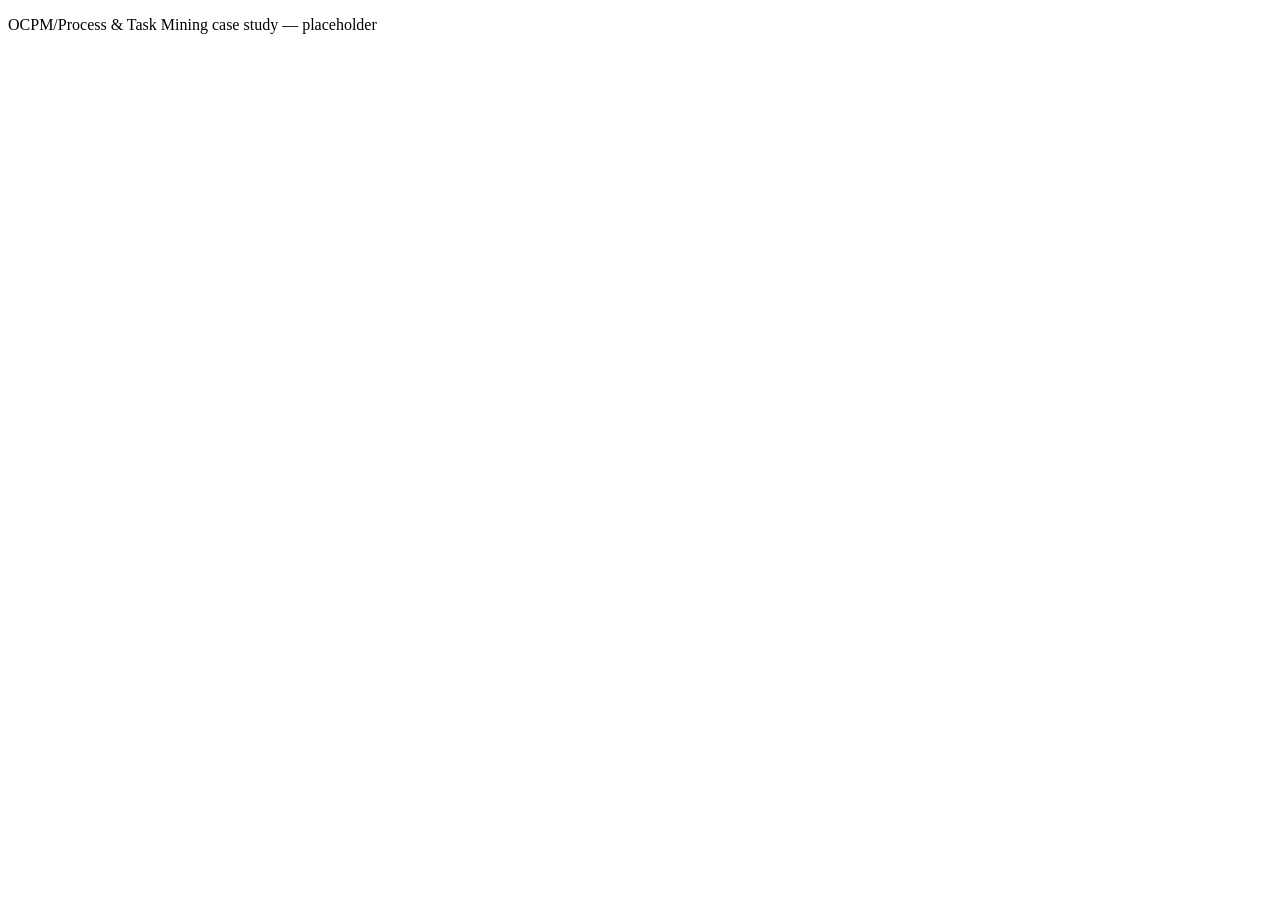
<file: case-studies/ocpm.html>
<!DOCTYPE html>
<html lang="en">
<head>
<meta charset="UTF-8">
<meta name="viewport" content="width=device-width, initial-scale=1.0">
<title>OCPM Analytics — Aditi Deshpande</title>
<!-- Google Analytics GA4 — replace YOUR_GA4_ID with your Measurement ID (format: G-XXXXXXXXXX) -->
<script async src="https://www.googletagmanager.com/gtag/js?id=YOUR_GA4_ID"></script>
<script>
  window.dataLayer = window.dataLayer || [];
  function gtag(){dataLayer.push(arguments);}
  gtag("js", new Date());
  gtag("config", "YOUR_GA4_ID");
</script>
</head>
<body>
<p>OCPM/Process & Task Mining case study — placeholder</p>
</body>
</html>
</file>
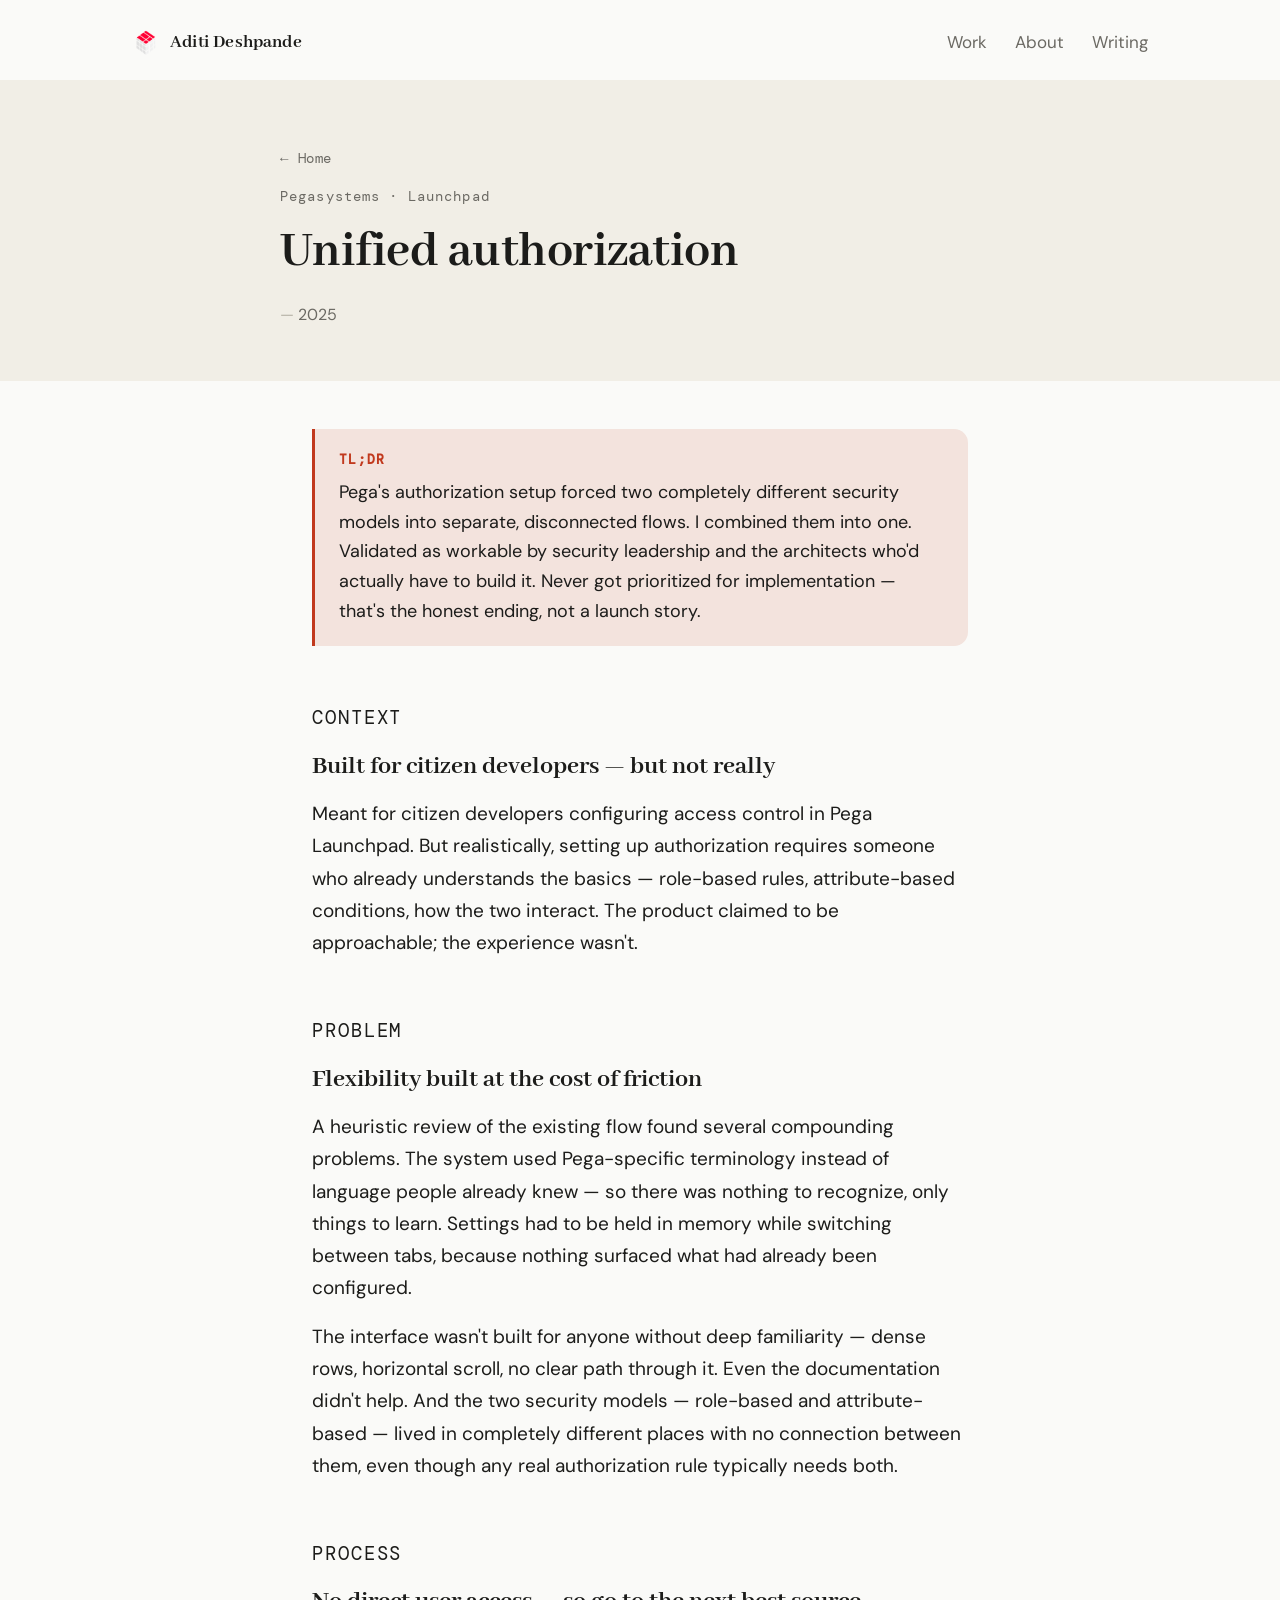
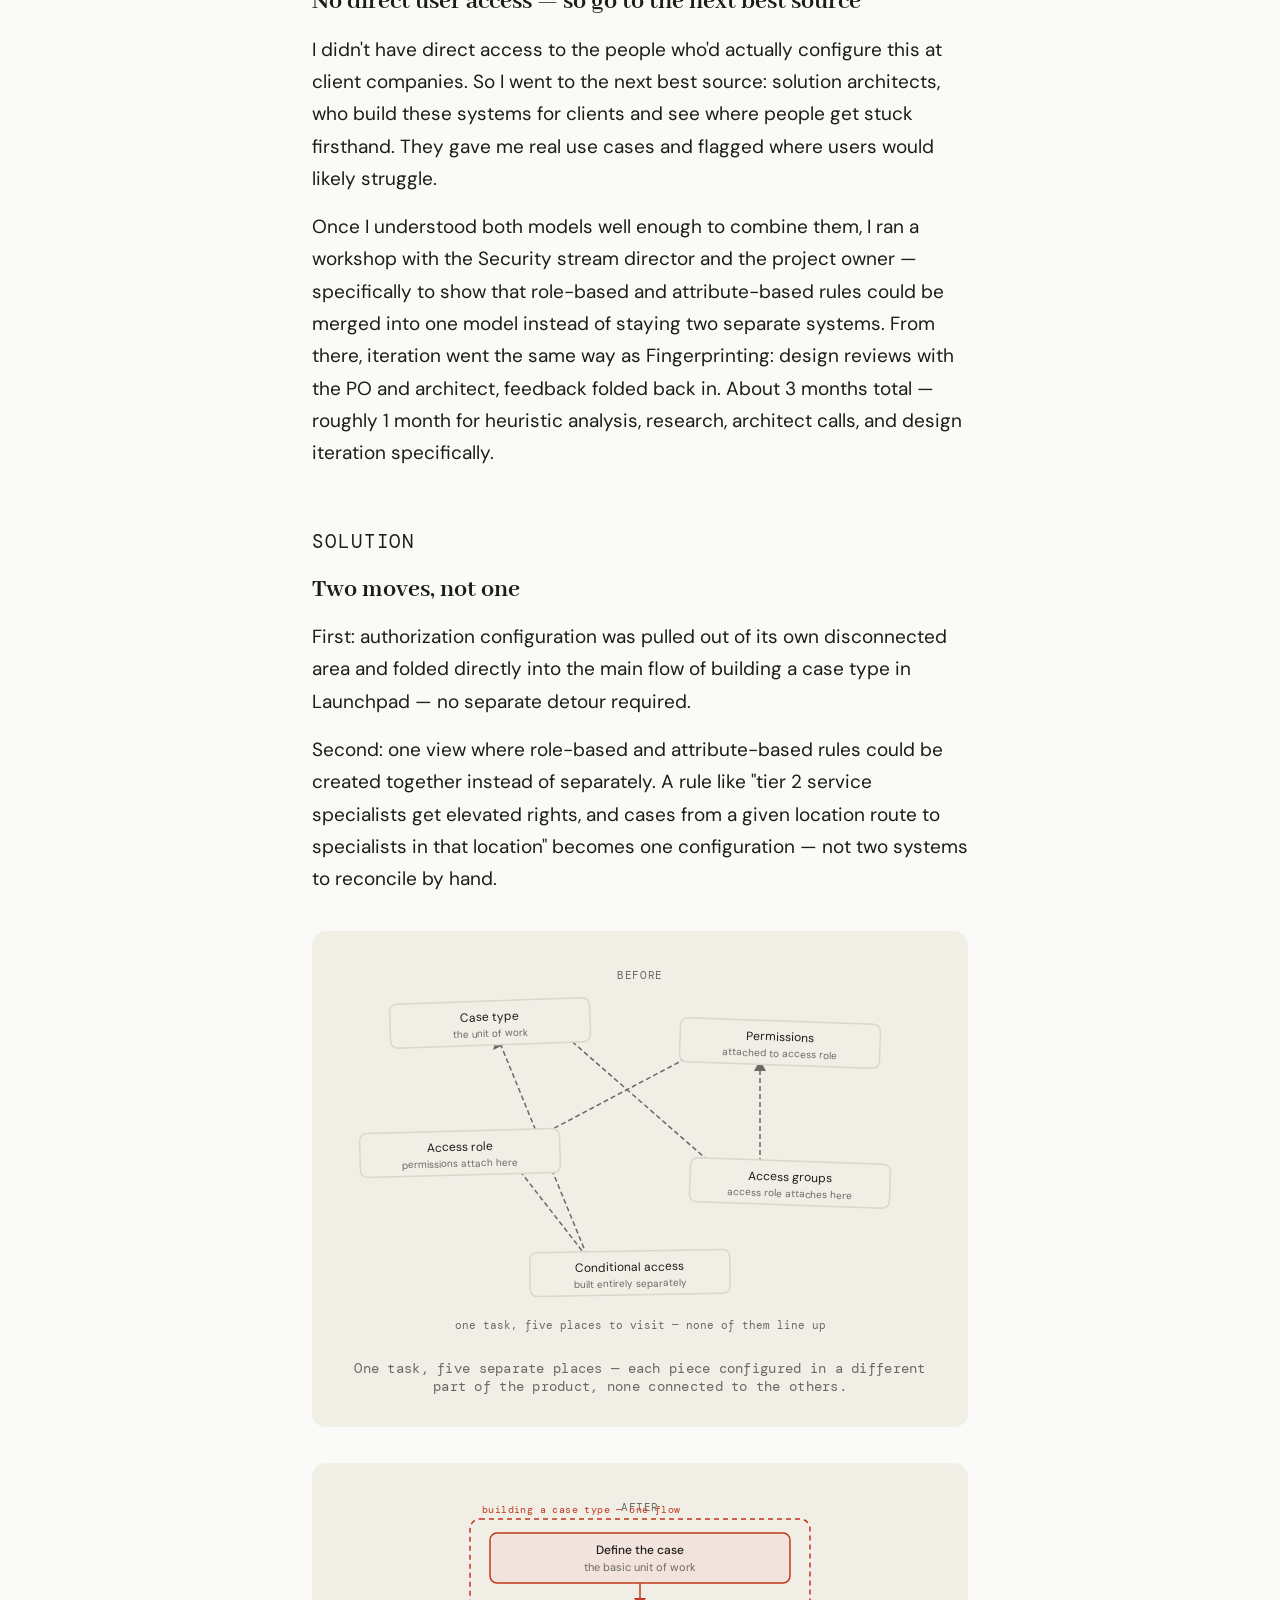
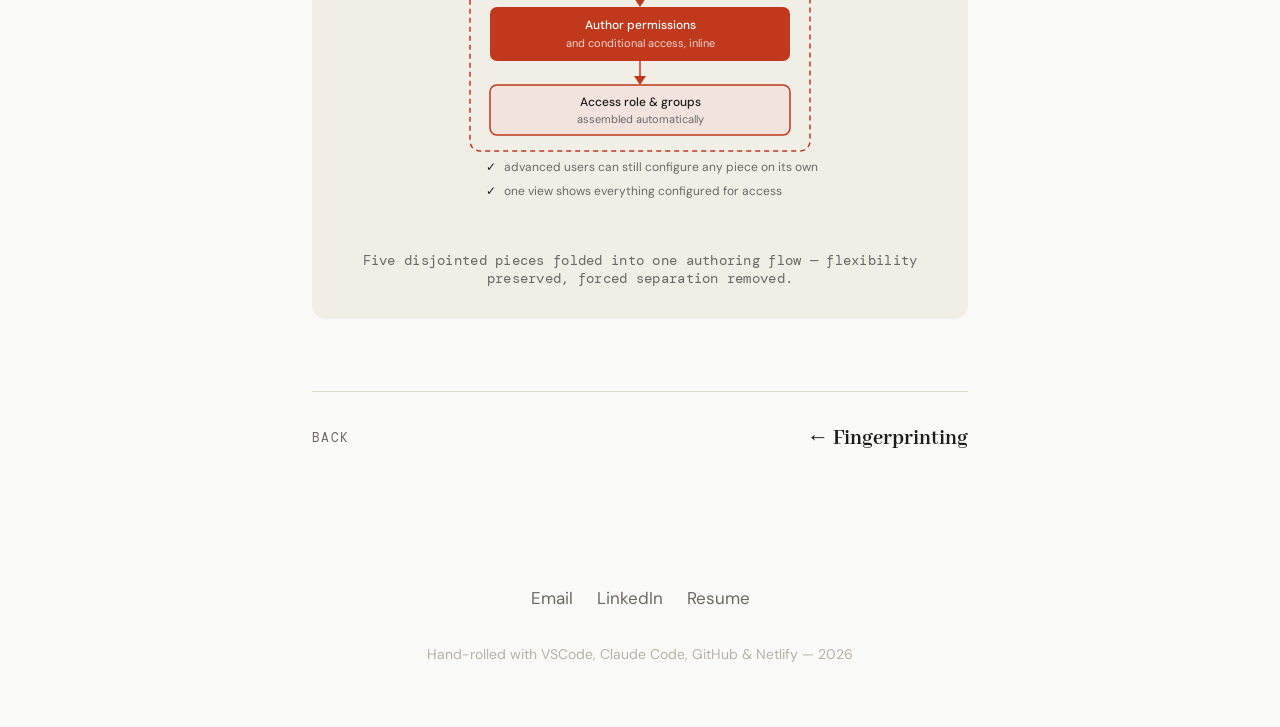
<file: case-studies/unified-authorization.html>
<!DOCTYPE html>
<html lang="en">
<head>
<meta charset="UTF-8">
<meta name="viewport" content="width=device-width, initial-scale=1.0">
<title>Unified authorization — Aditi Deshpande</title>
<meta name="description" content="How Aditi combined two disconnected security models into one authoring flow, validated by security leadership and the architects who'd have to build it.">
<link rel="preconnect" href="https://fonts.googleapis.com">
<link rel="preconnect" href="https://fonts.gstatic.com" crossorigin>
<link href="https://fonts.googleapis.com/css2?family=Abhaya+Libre:wght@500;700&family=DM+Sans:wght@400;500&family=DM+Mono:wght@400&display=swap" rel="stylesheet">
<link rel="icon" type="image/png" href="../assets/logo-cube-transparent.png">
<link rel="stylesheet" href="../assets/styles.css">
<style>
  /* ---------- case study layout (shared with fingerprinting) ---------- */
  .cs-hero {
    background: var(--paper-warm);
    padding: 64px 32px 56px;
  }
  .cs-hero-inner {
    max-width: 720px;
    margin: 0 auto;
  }
  .cs-back {
    display: inline-block;
    font-family: var(--mono);
    font-size: 14px;
    color: var(--ink-soft);
    letter-spacing: 0.04em;
    margin-bottom: 20px;
    transition: color .15s ease;
  }
  .cs-back:hover { color: var(--accent); }

  .cs-eyebrow {
    font-family: var(--mono);
    font-size: 14px;
    color: var(--ink-soft);
    letter-spacing: 0.08em;
    margin: 0 0 20px;
  }
  .cs-title {
    font-family: var(--display);
    font-weight: 700;
    font-size: clamp(32px, 5vw, 52px);
    line-height: 1.05;
    margin: 0 0 24px;
    letter-spacing: -0.01em;
  }
  .cs-meta {
    display: flex;
    flex-wrap: wrap;
    gap: 6px 20px;
    font-size: 16px;
    color: var(--ink-soft);
    margin: 0;
    padding: 0;
    list-style: none;
  }
  .cs-meta li::before {
    content: "— ";
    color: var(--cube-edge);
  }

  .cs-body {
    max-width: 720px;
    margin: 0 auto;
    padding: 0 32px 96px;
  }

  .tldr {
    background: var(--accent-soft);
    border-left: 3px solid var(--accent);
    border-radius: 0 var(--radius) var(--radius) 0;
    padding: 20px 24px;
    margin: 48px 0 0;
    font-size: 18px;
    line-height: 1.65;
    color: var(--ink);
  }
  .tldr strong {
    display: block;
    font-family: var(--mono);
    font-size: 13px;
    letter-spacing: 0.1em;
    text-transform: uppercase;
    color: var(--accent);
    margin-bottom: 8px;
  }

  .cs-section { margin-top: 56px; }
  .cs-section-label {
    font-family: var(--mono);
    font-size: 13px;
    letter-spacing: 0.1em;
    text-transform: uppercase;
    color: var(--accent);
    margin: 0 0 12px;
  }
  .cs-section h2 {
    font-family: var(--display);
    font-weight: 700;
    font-size: clamp(20px, 2.5vw, 26px);
    margin: 0 0 16px;
    line-height: 1.2;
  }
  .cs-section p {
    font-size: 19px;
    line-height: 1.7;
    color: var(--ink);
    margin: 0 0 16px;
  }
  .cs-section p:last-child { margin-bottom: 0; }

  .diagram {
    margin: 36px 0;
    background: var(--paper-warm);
    border-radius: var(--radius);
    padding: 32px 24px;
  }
  .diagram figcaption {
    font-family: var(--mono);
    font-size: 14px;
    color: var(--ink-soft);
    text-align: center;
    margin-top: 16px;
    letter-spacing: 0.02em;
  }
  .diagram svg {
    display: block;
    margin: 0 auto;
    overflow: visible;
  }

  .honest-note {
    background: var(--paper-warm);
    border-radius: var(--radius);
    padding: 18px 20px;
    margin-top: 24px;
    font-size: 17px;
    color: var(--ink-soft);
    line-height: 1.6;
  }

  .cs-next {
    margin-top: 72px;
    padding-top: 32px;
    border-top: 1px solid var(--line-soft);
    display: flex;
    align-items: center;
    justify-content: space-between;
    gap: 16px;
  }
  .cs-next-label {
    font-family: var(--mono);
    font-size: 13px;
    letter-spacing: 0.1em;
    text-transform: uppercase;
    color: var(--ink-soft);
  }
  .cs-next-link {
    font-family: var(--display);
    font-weight: 700;
    font-size: 22px;
    color: var(--ink);
    transition: color .15s ease;
  }
  .cs-next-link:hover { color: var(--accent); }

  @media (max-width: 600px) {
    .cs-hero { padding: 48px 24px 40px; }
    .cs-body { padding: 0 24px 64px; }
    .cs-next { flex-direction: column; align-items: flex-start; }
  }
</style>
<!-- Google Analytics GA4 — replace YOUR_GA4_ID with your Measurement ID (format: G-XXXXXXXXXX) -->
<script async src="https://www.googletagmanager.com/gtag/js?id=YOUR_GA4_ID"></script>
<script>
  window.dataLayer = window.dataLayer || [];
  function gtag(){dataLayer.push(arguments);}
  gtag("js", new Date());
  gtag("config", "YOUR_GA4_ID");
</script>
</head>
<body>

<header class="site-header">
  <a href="../index.html" class="mark">
    <img src="../assets/logo-cube.png" alt="Aditi Deshpande — home">
    <span>Aditi Deshpande</span>
  </a>
  <nav>
    <a href="../work.html">Work</a>
    <a href="../about.html">About</a>
    <a href="../writing.html">Writing</a>
  </nav>
</header>

<main>

  <div class="cs-hero">
    <div class="cs-hero-inner">
      <a class="cs-back" href="../index.html">&larr; Home</a>
      <p class="cs-eyebrow">Pegasystems · Launchpad</p>
      <h1 class="cs-title">Unified authorization</h1>
      <ul class="cs-meta">
        <li>2025</li>
      </ul>
    </div>
  </div>

  <div class="cs-body">

    <div class="tldr">
      <strong>TL;DR</strong>
      Pega's authorization setup forced two completely different security models into separate, disconnected flows. I combined them into one. Validated as workable by security leadership and the architects who'd actually have to build it. Never got prioritized for implementation — that's the honest ending, not a launch story.
    </div>

    <section class="cs-section" aria-labelledby="context-heading">
      <p class="cs-section-label">Context</p>
      <h2 id="context-heading">Built for citizen developers — but not really</h2>
      <p>Meant for citizen developers configuring access control in Pega Launchpad. But realistically, setting up authorization requires someone who already understands the basics — role-based rules, attribute-based conditions, how the two interact. The product claimed to be approachable; the experience wasn't.</p>
    </section>

    <section class="cs-section" aria-labelledby="problem-heading">
      <p class="cs-section-label">Problem</p>
      <h2 id="problem-heading">Flexibility built at the cost of friction</h2>
      <p>A heuristic review of the existing flow found several compounding problems. The system used Pega-specific terminology instead of language people already knew — so there was nothing to recognize, only things to learn. Settings had to be held in memory while switching between tabs, because nothing surfaced what had already been configured.</p>
      <p>The interface wasn't built for anyone without deep familiarity — dense rows, horizontal scroll, no clear path through it. Even the documentation didn't help. And the two security models — role-based and attribute-based — lived in completely different places with no connection between them, even though any real authorization rule typically needs both.</p>
    </section>

    <section class="cs-section" aria-labelledby="process-heading">
      <p class="cs-section-label">Process</p>
      <h2 id="process-heading">No direct user access — so go to the next best source</h2>
      <p>I didn't have direct access to the people who'd actually configure this at client companies. So I went to the next best source: solution architects, who build these systems for clients and see where people get stuck firsthand. They gave me real use cases and flagged where users would likely struggle.</p>
      <p>Once I understood both models well enough to combine them, I ran a workshop with the Security stream director and the project owner — specifically to show that role-based and attribute-based rules could be merged into one model instead of staying two separate systems. From there, iteration went the same way as Fingerprinting: design reviews with the PO and architect, feedback folded back in. About 3 months total — roughly 1 month for heuristic analysis, research, architect calls, and design iteration specifically.</p>
    </section>

    <section class="cs-section" aria-labelledby="solution-heading">
      <p class="cs-section-label">Solution</p>
      <h2 id="solution-heading">Two moves, not one</h2>
      <p>First: authorization configuration was pulled out of its own disconnected area and folded directly into the main flow of building a case type in Launchpad — no separate detour required.</p>
      <p>Second: one view where role-based and attribute-based rules could be created together instead of separately. A rule like "tier 2 service specialists get elevated rights, and cases from a given location route to specialists in that location" becomes one configuration — not two systems to reconcile by hand.</p>

      <!-- BEFORE: disjointed journey (5 pieces, crossing arrows) -->
      <figure class="diagram" aria-label="Before: five disconnected pieces with a tangled path between them">
        <svg width="560" height="380" viewBox="0 0 560 380" fill="none" xmlns="http://www.w3.org/2000/svg" role="img" aria-labelledby="diag-before-title">
          <title id="diag-before-title">Before: five separate places to configure authorization — Case type, Permissions, Access role, Access groups, and Conditional access — connected by a tangled, non-sequential path of dashed arrows that cross each other multiple times.</title>

          <!-- Label -->
          <text x="280" y="16" text-anchor="middle" font-family="DM Mono, monospace" font-size="11" fill="#6B6963" letter-spacing="0.05em">BEFORE</text>

          <!--
            Box layout — scattered with slight rotations:
            A: Case type         top-left     centre ~(130, 60)
            B: Permissions       top-right    centre ~(420, 80)
            C: Access role       mid-left     centre ~(100, 190)
            D: Access groups     mid-right    centre ~(430, 220)
            E: Conditional access bottom-mid  centre ~(270, 310)

            Arrow path (non-sequential, each skips to a non-adjacent box):
            A→D, B→C, C→E, D→B (back-cross), E→A
            This creates 4+ visible crossings.
          -->

          <!-- Dashed crossing arrows — drawn FIRST so boxes sit on top -->
          <!-- Arrow A→D: top-left to mid-right (long diagonal) -->
          <line x1="200" y1="68" x2="360" y2="208" stroke="#6B6963" stroke-width="1.5" stroke-dasharray="5 3"/>
          <polygon points="353,201 364,213 368,199" fill="#6B6963"/>

          <!-- Arrow B→C: top-right to mid-left (long cross) -->
          <line x1="340" y1="88" x2="170" y2="178" stroke="#6B6963" stroke-width="1.5" stroke-dasharray="5 3"/>
          <polygon points="163,170 166,184 178,175" fill="#6B6963"/>

          <!-- Arrow C→E: mid-left down to bottom-mid -->
          <line x1="160" y1="208" x2="230" y2="298" stroke="#6B6963" stroke-width="1.5" stroke-dasharray="5 3"/>
          <polygon points="223,291 227,305 237,296" fill="#6B6963"/>

          <!-- Arrow D→B: mid-right back up to top-right (back-cross) -->
          <line x1="400" y1="208" x2="400" y2="102" stroke="#6B6963" stroke-width="1.5" stroke-dasharray="5 3"/>
          <polygon points="394,108 400,97 406,108" fill="#6B6963"/>

          <!-- Arrow E→A: bottom-mid back up to top-left (long back-cross) -->
          <line x1="230" y1="300" x2="140" y2="80" stroke="#6B6963" stroke-width="1.5" stroke-dasharray="5 3"/>
          <polygon points="133,87 137,73 148,80" fill="#6B6963"/>

          <!-- Box A: Case type — top-left, slight tilt -->
          <g transform="rotate(-2, 130, 60)">
            <rect x="30" y="38" width="200" height="44" rx="7" fill="#F1EEE6" stroke="#DAD7CD" stroke-width="1.5"/>
            <text x="130" y="58" text-anchor="middle" font-family="DM Sans, sans-serif" font-size="12" fill="#1C1C1A">Case type</text>
            <text x="130" y="74" text-anchor="middle" font-family="DM Sans, sans-serif" font-size="10" fill="#6B6963">the unit of work</text>
          </g>

          <!-- Box B: Permissions — top-right, tilt other way -->
          <g transform="rotate(2, 420, 80)">
            <rect x="320" y="58" width="200" height="44" rx="7" fill="#F1EEE6" stroke="#DAD7CD" stroke-width="1.5"/>
            <text x="420" y="78" text-anchor="middle" font-family="DM Sans, sans-serif" font-size="12" fill="#1C1C1A">Permissions</text>
            <text x="420" y="94" text-anchor="middle" font-family="DM Sans, sans-serif" font-size="10" fill="#6B6963">attached to access role</text>
          </g>

          <!-- Box C: Access role — mid-left, slight tilt -->
          <g transform="rotate(-1.5, 100, 190)">
            <rect x="0" y="168" width="200" height="44" rx="7" fill="#F1EEE6" stroke="#DAD7CD" stroke-width="1.5"/>
            <text x="100" y="188" text-anchor="middle" font-family="DM Sans, sans-serif" font-size="12" fill="#1C1C1A">Access role</text>
            <text x="100" y="204" text-anchor="middle" font-family="DM Sans, sans-serif" font-size="10" fill="#6B6963">permissions attach here</text>
          </g>

          <!-- Box D: Access groups — mid-right, tilt -->
          <g transform="rotate(2, 430, 220)">
            <rect x="330" y="198" width="200" height="44" rx="7" fill="#F1EEE6" stroke="#DAD7CD" stroke-width="1.5"/>
            <text x="430" y="218" text-anchor="middle" font-family="DM Sans, sans-serif" font-size="12" fill="#1C1C1A">Access groups</text>
            <text x="430" y="234" text-anchor="middle" font-family="DM Sans, sans-serif" font-size="10" fill="#6B6963">access role attaches here</text>
          </g>

          <!-- Box E: Conditional access — bottom-mid, slight tilt -->
          <g transform="rotate(-1, 270, 310)">
            <rect x="170" y="288" width="200" height="44" rx="7" fill="#F1EEE6" stroke="#DAD7CD" stroke-width="1.5"/>
            <text x="270" y="308" text-anchor="middle" font-family="DM Sans, sans-serif" font-size="12" fill="#1C1C1A">Conditional access</text>
            <text x="270" y="324" text-anchor="middle" font-family="DM Sans, sans-serif" font-size="10" fill="#6B6963">built entirely separately</text>
          </g>

          <!-- Caption -->
          <text x="280" y="366" text-anchor="middle" font-family="DM Mono, monospace" font-size="11" fill="#6B6963">one task, five places to visit — none of them line up</text>
        </svg>
        <figcaption>One task, five separate places — each piece configured in a different part of the product, none connected to the others.</figcaption>
      </figure>

      <!-- AFTER: one unified authoring flow -->
      <figure class="diagram" aria-label="After: authorization folded into a single case-type authoring flow">
        <svg width="360" height="340" viewBox="0 0 360 340" fill="none" xmlns="http://www.w3.org/2000/svg" role="img" aria-labelledby="diag-after-title">
          <title id="diag-after-title">After: three steps inside one unified flow — Define the case, Author permissions (with conditional access inline), Access role and groups assembled automatically.</title>

          <!-- Label -->
          <text x="180" y="16" text-anchor="middle" font-family="DM Mono, monospace" font-size="11" fill="#6B6963" letter-spacing="0.05em">AFTER</text>

          <!-- Outer dashed container -->
          <rect x="10" y="24" width="340" height="232" rx="10" fill="none" stroke="#C1391D" stroke-width="1.5" stroke-dasharray="5 4"/>
          <text x="22" y="18" font-family="DM Mono, monospace" font-size="10" fill="#C1391D" letter-spacing="0.04em">building a case type — one flow</text>

          <!-- Step 1: Define the case -->
          <rect x="30" y="38" width="300" height="50" rx="7" fill="#F3E3DD" stroke="#C1391D" stroke-width="1.5"/>
          <text x="180" y="59" text-anchor="middle" font-family="DM Sans, sans-serif" font-size="12" fill="#1C1C1A" font-weight="500">Define the case</text>
          <text x="180" y="76" text-anchor="middle" font-family="DM Sans, sans-serif" font-size="11" fill="#6B6963">the basic unit of work</text>

          <!-- Arrow -->
          <line x1="180" y1="88" x2="180" y2="106" stroke="#C1391D" stroke-width="1.5"/>
          <polygon points="174,103 180,112 186,103" fill="#C1391D"/>

          <!-- Step 2: Author permissions — accent fill (the key change) -->
          <rect x="30" y="112" width="300" height="54" rx="7" fill="#C1391D"/>
          <text x="180" y="134" text-anchor="middle" font-family="DM Sans, sans-serif" font-size="12" fill="#fff" font-weight="500">Author permissions</text>
          <text x="180" y="152" text-anchor="middle" font-family="DM Sans, sans-serif" font-size="11" fill="rgba(255,255,255,0.78)">and conditional access, inline</text>

          <!-- Arrow -->
          <line x1="180" y1="166" x2="180" y2="184" stroke="#C1391D" stroke-width="1.5"/>
          <polygon points="174,181 180,190 186,181" fill="#C1391D"/>

          <!-- Step 3: Access role & groups -->
          <rect x="30" y="190" width="300" height="50" rx="7" fill="#F3E3DD" stroke="#C1391D" stroke-width="1.5"/>
          <text x="180" y="211" text-anchor="middle" font-family="DM Sans, sans-serif" font-size="12" fill="#1C1C1A" font-weight="500">Access role &amp; groups</text>
          <text x="180" y="228" text-anchor="middle" font-family="DM Sans, sans-serif" font-size="11" fill="#6B6963">assembled automatically</text>

          <!-- Checkmark callouts below the container -->
          <text x="26" y="276" font-family="DM Sans, sans-serif" font-size="12" fill="#1C1C1A">✓</text>
          <text x="44" y="276" font-family="DM Sans, sans-serif" font-size="12" fill="#6B6963">advanced users can still configure any piece on its own</text>

          <text x="26" y="300" font-family="DM Sans, sans-serif" font-size="12" fill="#1C1C1A">✓</text>
          <text x="44" y="300" font-family="DM Sans, sans-serif" font-size="12" fill="#6B6963">one view shows everything configured for access</text>
        </svg>
        <figcaption>Five disjointed pieces folded into one authoring flow — flexibility preserved, forced separation removed.</figcaption>
      </figure>
    </section>

    <nav class="cs-next" aria-label="Back to work">
      <span class="cs-next-label">Back</span>
      <a class="cs-next-link" href="fingerprinting.html">&larr; Fingerprinting</a>
    </nav>

  </div>
</main>

<footer class="site-footer">
  <a href="mailto:aditideshpandeux@gmail.com">Email</a>
  <a href="https://www.linkedin.com/in/deshpandeaditi/">LinkedIn</a>
  <a href="../assets/resume.pdf" target="_blank" rel="noopener">Resume</a>
  <span class="site-footer-credit">Hand-rolled with VSCode, Claude Code, GitHub &amp; Netlify — 2026</span>
</footer>

</body>
</html>
</file>
<file: assets/styles.css>
/* ============================================
   SHARED DESIGN TOKENS & BASE STYLES
   Linked from every page. Page-specific layout
   lives in a per-page <style> block.
   ============================================ */

:root {
  --paper: #FAFAF8;
  --paper-warm: #F1EEE6;
  --ink: #1C1C1A;
  --ink-soft: #6B6963;
  --line-soft: #DAD7CD;
  --accent: #C1391D;
  --accent-soft: #F3E3DD;
  --cube-face: #DEDBD2;
  --cube-edge: #B6B2A6;
  --radius: 14px;
  --display: "Abhaya Libre", serif;
  --body: "DM Sans", sans-serif;
  --mono: "DM Mono", monospace;
}

*, *::before, *::after { box-sizing: border-box; }

html { scroll-behavior: smooth; font-size: 120%; }

body {
  margin: 0;
  background: var(--paper);
  color: var(--ink);
  font-family: var(--body);
  -webkit-font-smoothing: antialiased;
}

a { color: inherit; text-decoration: none; }

a:focus-visible,
button:focus-visible {
  outline: 2px solid var(--accent);
  outline-offset: 3px;
}

/* ---------- site header ---------- */
.site-header {
  display: flex;
  align-items: center;
  justify-content: space-between;
  max-width: 1080px;
  margin: 0 auto;
  padding: 28px 32px 24px;
}

.mark { display: flex; align-items: center; gap: 10px; text-decoration: none; color: inherit; }
.mark img { width: 28px; height: 28px; display: block; }
.mark span {
  font-family: var(--display);
  font-weight: 700;
  font-size: 19px;
  letter-spacing: 0.01em;
}

nav { display: flex; gap: 28px; font-size: 17px; color: var(--ink-soft); }
nav a { transition: color .15s ease; }
nav a:hover { color: var(--ink); }
nav a[aria-current="page"] { color: var(--ink); }

/* ---------- site footer ---------- */
.site-footer {
  max-width: 1080px;
  margin: 0 auto;
  padding: 40px 32px 64px;
  display: flex;
  flex-wrap: wrap;
  justify-content: center;
  gap: 24px;
  font-size: 17px;
  color: var(--ink-soft);
}
.site-footer a:hover { color: var(--accent); }
.site-footer-credit {
  width: 100%;
  text-align: center;
  font-size: 14px;
  color: var(--cube-edge);
  margin-top: 12px;
}

/* ---------- reduced motion ---------- */
@media (prefers-reduced-motion: reduce) {
  *, *::before, *::after {
    animation-duration: 0.01ms !important;
    animation-iteration-count: 1 !important;
    transition-duration: 0.01ms !important;
  }
}
</file>
